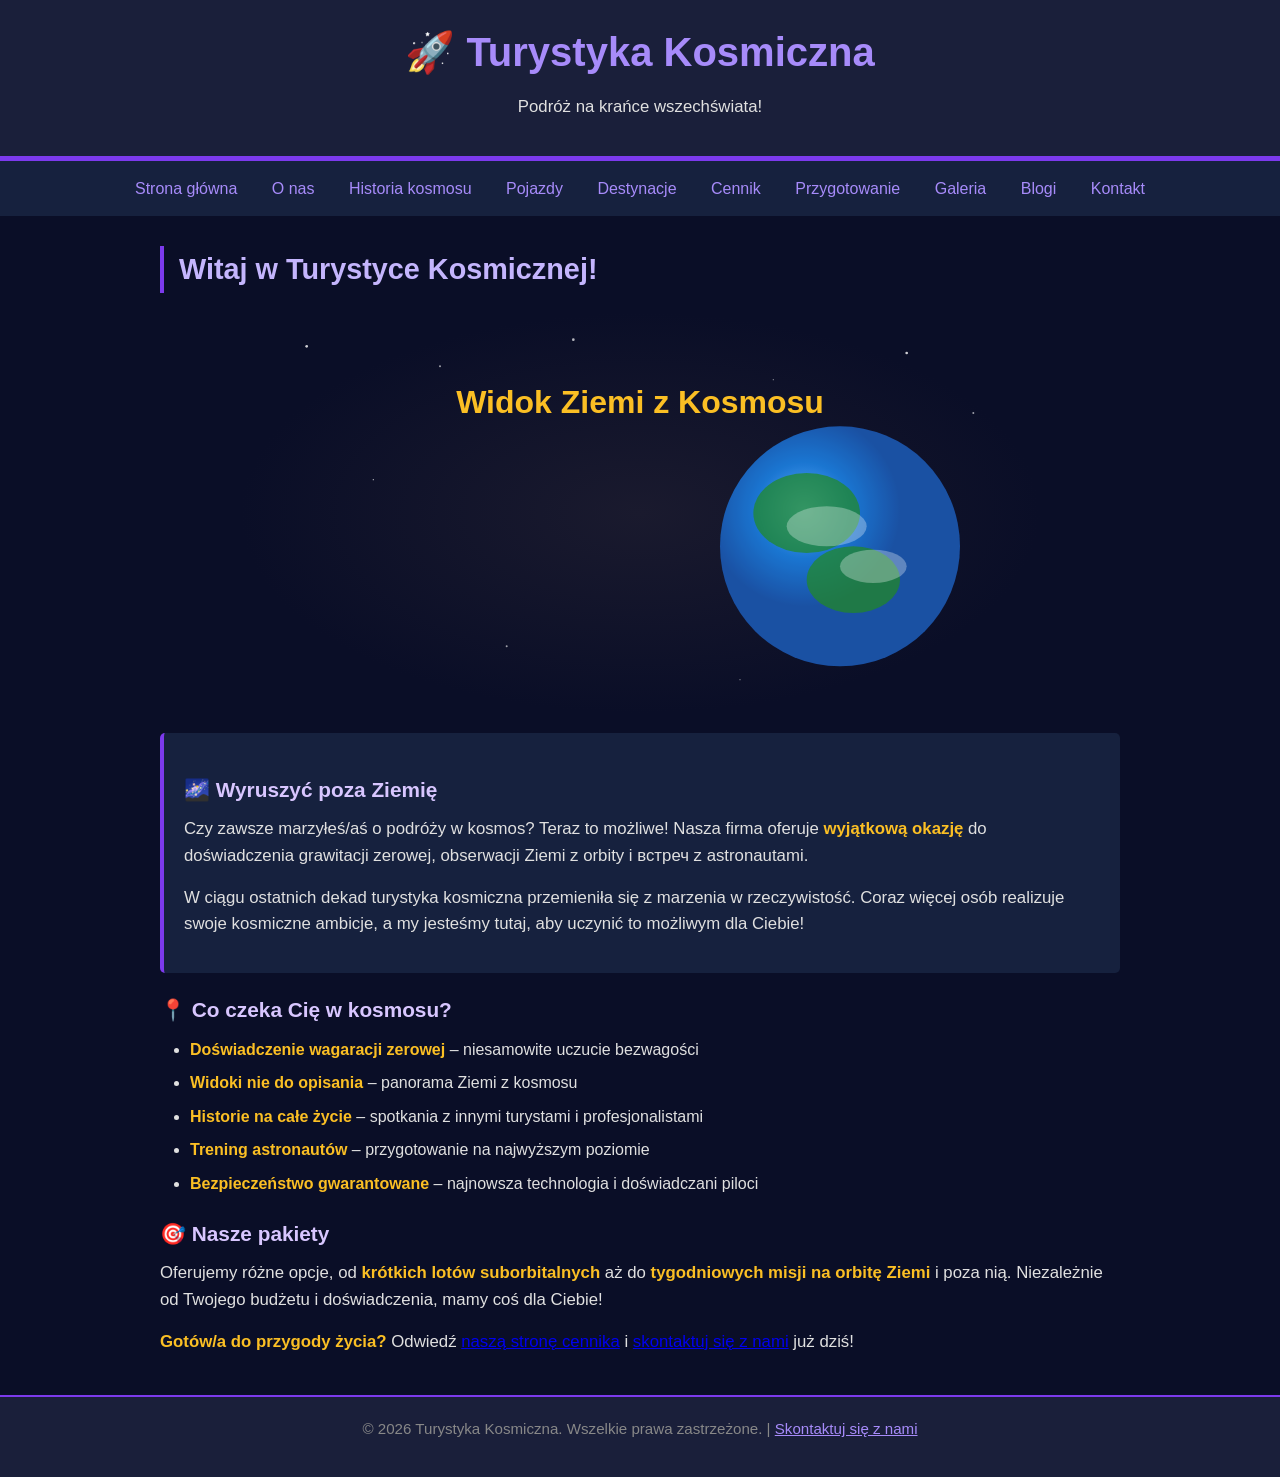
<file: html/projekt html Ostap Murawskyi 1p/turystyka-kosmiczna/index.html>
<!DOCTYPE html>
<html lang="pl">
<head>
    <meta charset="UTF-8">
    <meta name="viewport" content="width=device-width, initial-scale=1.0">
    <title>Turystyka Kosmiczna - Odkryj Kosmos</title>
    <link rel="stylesheet" href="style.css">
</head>
<body>
    <header>
        <h1>🚀 Turystyka Kosmiczna</h1>
        <p>Podróż na krańce wszechświata!</p>
    </header>

    <nav>
        <a href="index.html">Strona główna</a>
        <a href="o-nas.html">O nas</a>
        <a href="historia-kosmosu.html">Historia kosmosu</a>
        <a href="pojazdy.html">Pojazdy</a>
        <a href="destynacje.html">Destynacje</a>
        <a href="cennik.html">Cennik</a>
        <a href="przygotowanie.html">Przygotowanie</a>
        <a href="galeria.html">Galeria</a>
        <a href="blogi.html">Blogi</a>
        <a href="kontakt.html">Kontakt</a>
    </nav>

    <main>
        <h2>Witaj w Turystyce Kosmicznej!</h2>
        <svg viewBox="0 0 1200 600" xmlns="http://www.w3.org/2000/svg" style="width: 100%; height: auto; max-width: 800px; margin: 20px auto; display: block;">
            <defs>
                <radialGradient id="space" cx="50%" cy="50%" r="50%">
                    <stop offset="0%" style="stop-color:#1a1a2e;stop-opacity:1" />
                    <stop offset="100%" style="stop-color:#0a0e27;stop-opacity:1" />
                </radialGradient>
                <radialGradient id="earth" cx="35%" cy="35%" r="40%">
                    <stop offset="0%" style="stop-color:#4da6ff;stop-opacity:1" />
                    <stop offset="50%" style="stop-color:#0066cc;stop-opacity:1" />
                    <stop offset="100%" style="stop-color:#003d99;stop-opacity:1" />
                </radialGradient>
            </defs>
            <rect width="1200" height="600" fill="url(#space)"/>
            <circle cx="100" cy="50" r="2" fill="white" opacity="0.8"/>
            <circle cx="300" cy="80" r="1.5" fill="white" opacity="0.6"/>
            <circle cx="500" cy="40" r="2" fill="white" opacity="0.7"/>
            <circle cx="800" cy="100" r="1" fill="white" opacity="0.5"/>
            <circle cx="1000" cy="60" r="2" fill="white" opacity="0.8"/>
            <circle cx="1100" cy="150" r="1.5" fill="white" opacity="0.6"/>
            <circle cx="200" cy="250" r="1" fill="white" opacity="0.7"/>
            <circle cx="950" cy="300" r="2" fill="white" opacity="0.8"/>
            <circle cx="400" cy="500" r="1.5" fill="white" opacity="0.6"/>
            <circle cx="750" cy="550" r="1" fill="white" opacity="0.5"/>
            <circle cx="900" cy="350" r="180" fill="url(#earth)"/>
            <ellipse cx="900" cy="350" rx="180" ry="180" fill="white" opacity="0.1"/>
            <ellipse cx="850" cy="300" rx="80" ry="60" fill="#228b22" opacity="0.7"/>
            <ellipse cx="920" cy="400" rx="70" ry="50" fill="#228b22" opacity="0.7"/>
            <ellipse cx="880" cy="320" rx="60" ry="30" fill="white" opacity="0.3"/>
            <ellipse cx="950" cy="380" rx="50" ry="25" fill="white" opacity="0.3"/>
            <text x="600" y="150" font-size="48" fill="#fbbf24" text-anchor="middle" font-weight="bold">Widok Ziemi z Kosmosu</text>
        </svg>
        
        <div class="container">
            <h3>🌌 Wyruszyć poza Ziemię</h3>
            <p>Czy zawsze marzyłeś/aś o podróży w kosmos? Teraz to możliwe! Nasza firma oferuje <strong>wyjątkową okazję</strong> do doświadczenia grawitacji zerowej, obserwacji Ziemi z orbity i встреч z astronautami.</p>
            
            <p>W ciągu ostatnich dekad turystyka kosmiczna przemieniła się z marzenia w rzeczywistość. Coraz więcej osób realizuje swoje kosmiczne ambicje, a my jesteśmy tutaj, aby uczynić to możliwym dla Ciebie!</p>
        </div>

        <h3>📍 Co czeka Cię w kosmosu?</h3>
        <ul>
            <li><strong>Doświadczenie wagaracji zerowej</strong> – niesamowite uczucie bezwagości</li>
            <li><strong>Widoki nie do opisania</strong> – panorama Ziemi z kosmosu</li>
            <li><strong>Historie na całe życie</strong> – spotkania z innymi turystami i profesjonalistami</li>
            <li><strong>Trening astronautów</strong> – przygotowanie na najwyższym poziomie</li>
            <li><strong>Bezpieczeństwo gwarantowane</strong> – najnowsza technologia i doświadczani piloci</li>
        </ul>

        <h3>🎯 Nasze pakiety</h3>
        <p>Oferujemy różne opcje, od <strong>krótkich lotów suborbitalnych</strong> aż do <strong>tygodniowych misji na orbitę Ziemi</strong> i poza nią. Niezależnie od Twojego budżetu i doświadczenia, mamy coś dla Ciebie!</p>

        <p><strong>Gotów/a do przygody życia?</strong> Odwiedź <a href="cennik.html">naszą stronę cennika</a> i <a href="kontakt.html">skontaktuj się z nami</a> już dziś!</p>
    </main>

    <footer>
        <p>&copy; 2026 Turystyka Kosmiczna. Wszelkie prawa zastrzeżone. | <a href="kontakt.html" style="color: #a78bfa;">Skontaktuj się z nami</a></p>
    </footer>
</body>
</html>
</file>
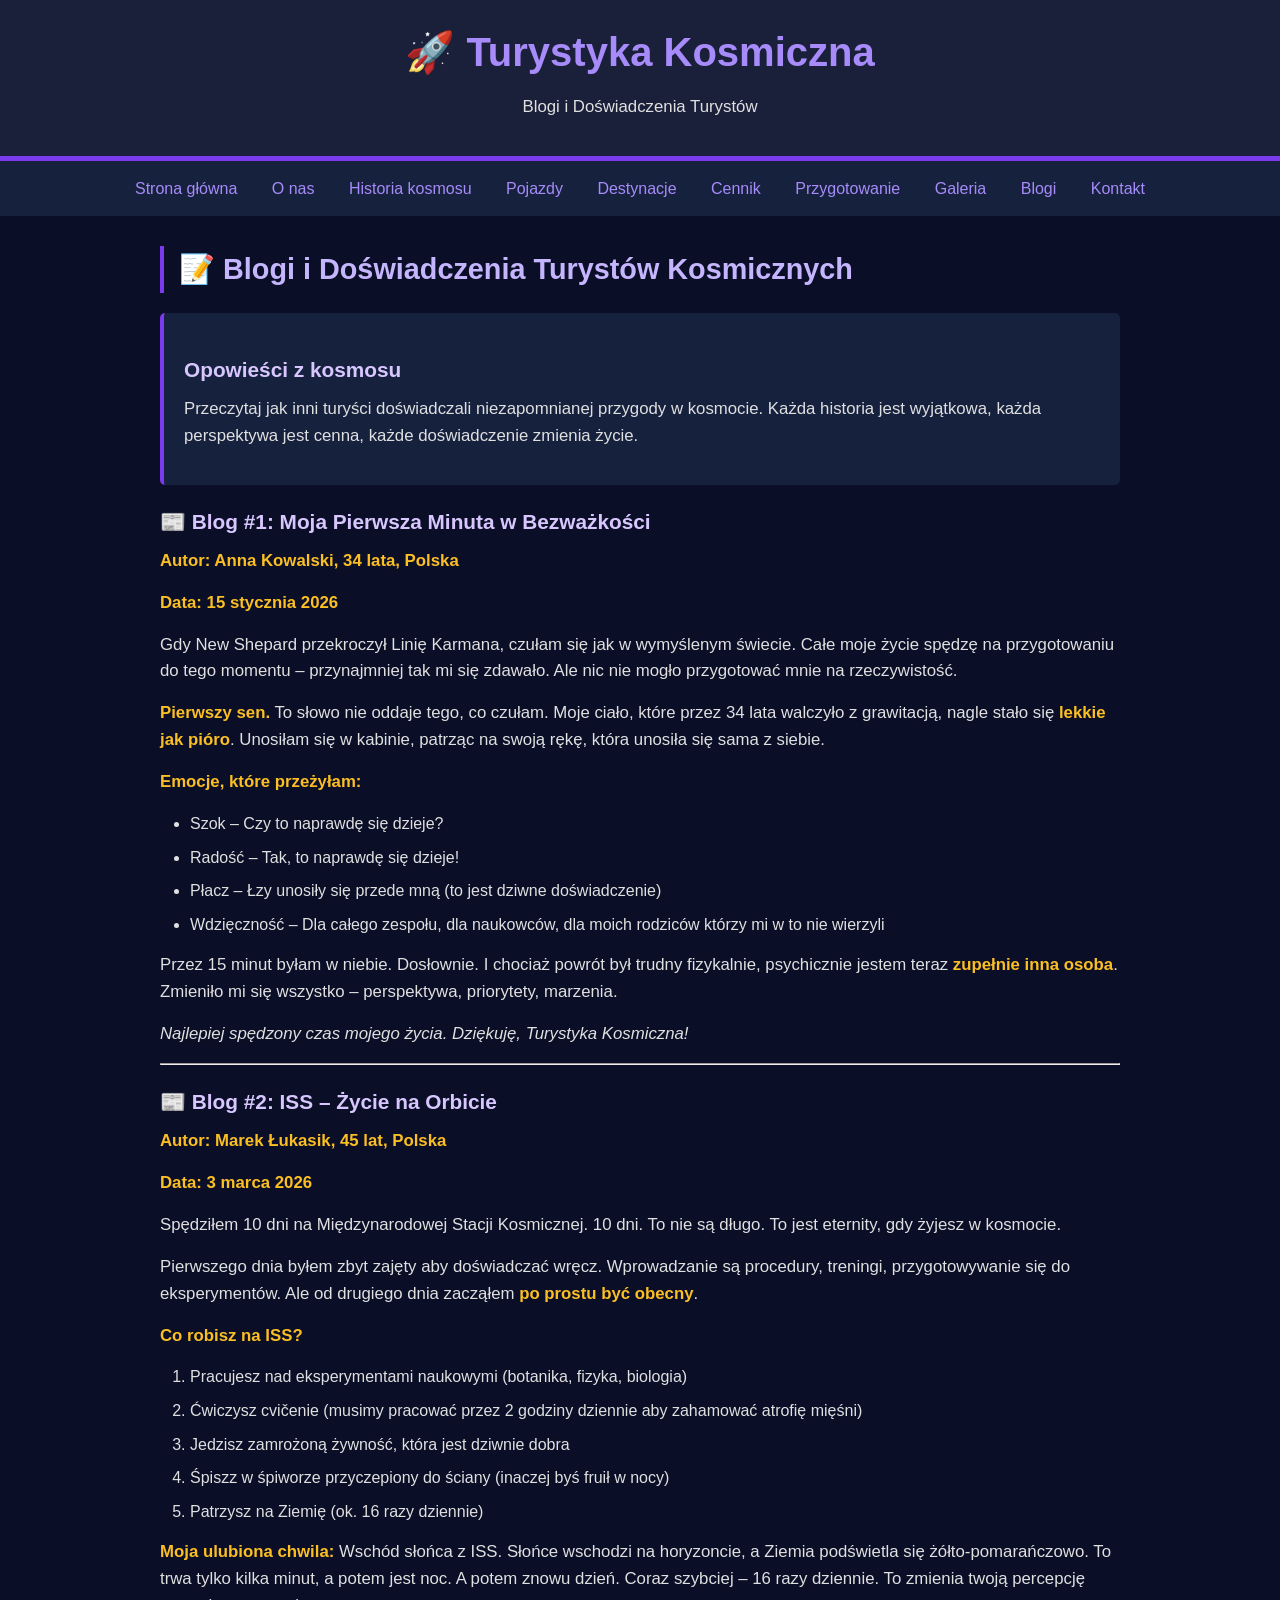
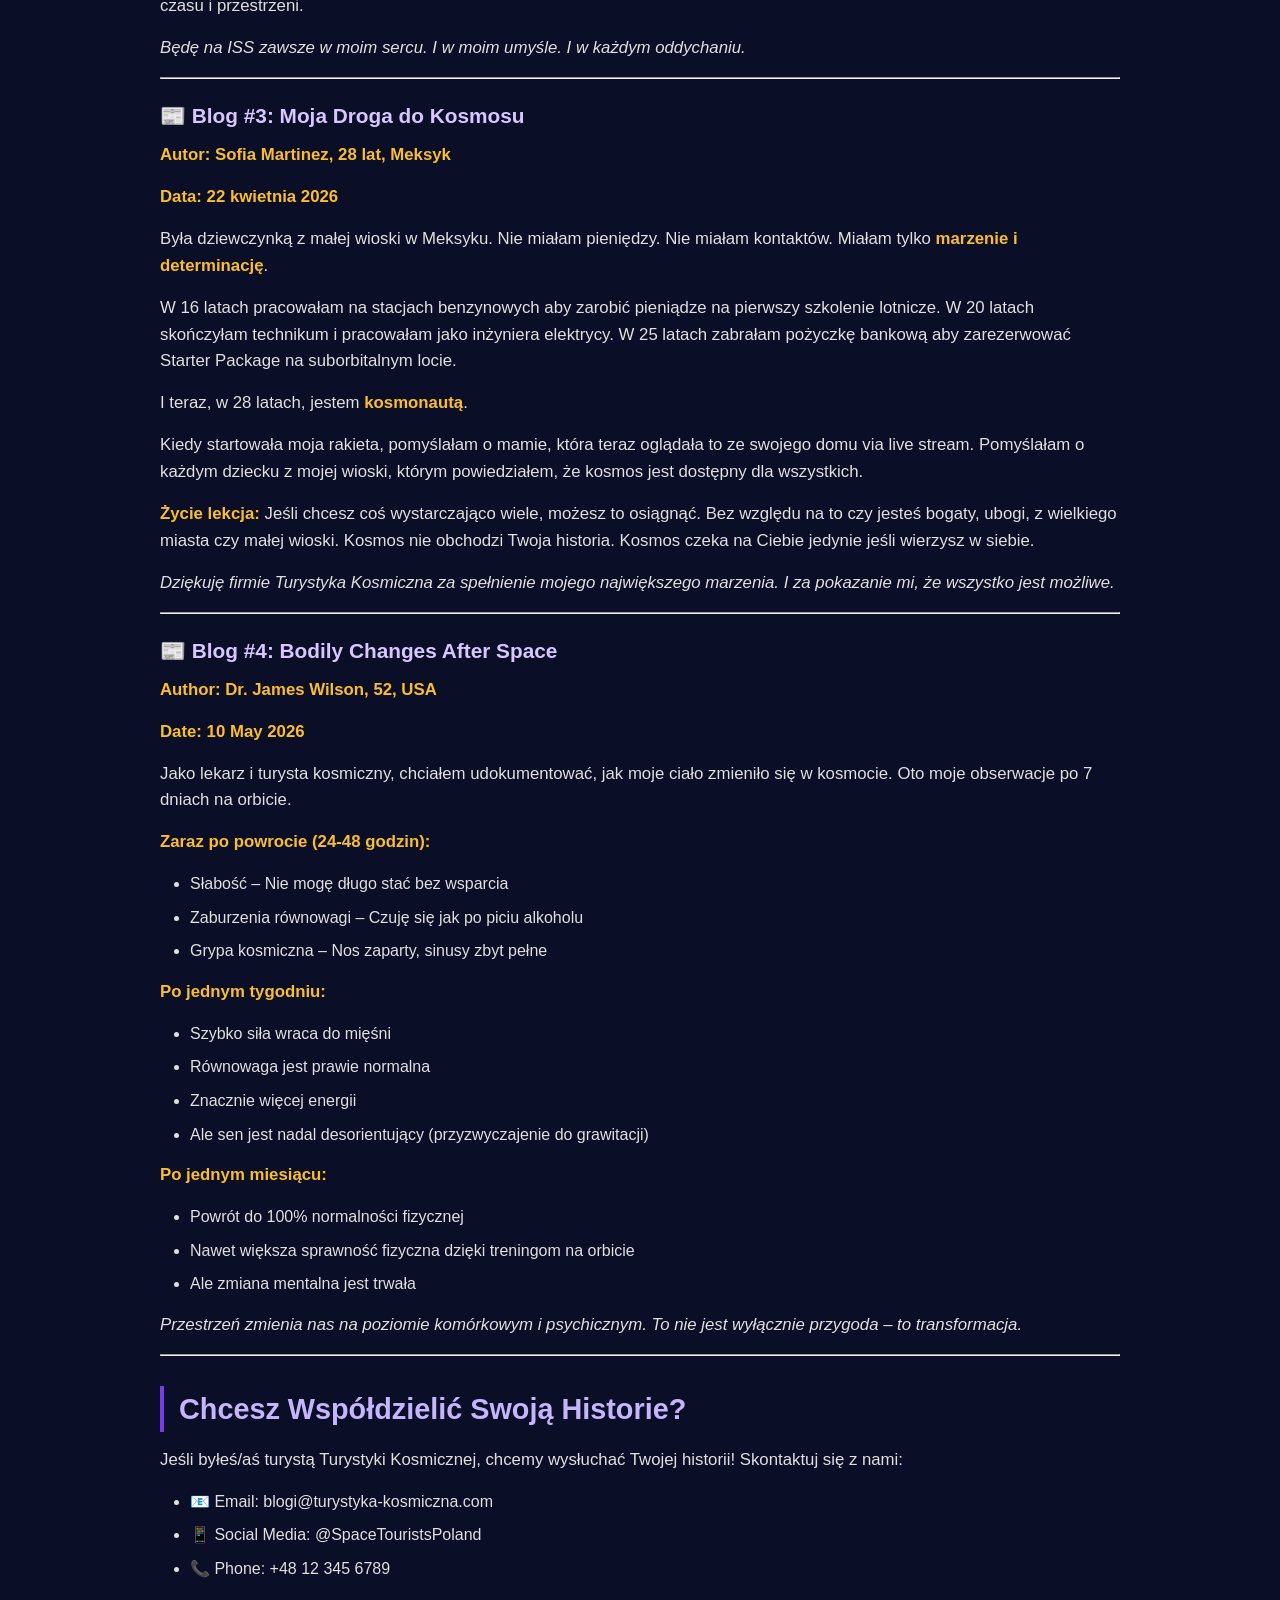
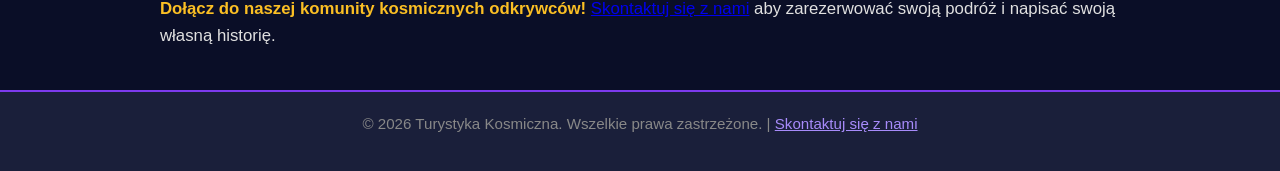
<file: html/projekt html Ostap Murawskyi 1p/turystyka-kosmiczna/blogi.html>
<!DOCTYPE html>
<html lang="pl">
<head>
    <meta charset="UTF-8">
    <meta name="viewport" content="width=device-width, initial-scale=1.0">
    <title>Blogi Turystów - Turystyka Kosmiczna</title>
    <link rel="stylesheet" href="style.css">
</head>
<body>
    <header>
        <h1>🚀 Turystyka Kosmiczna</h1>
        <p>Blogi i Doświadczenia Turystów</p>
    </header>

    <nav>
        <a href="index.html">Strona główna</a>
        <a href="o-nas.html">O nas</a>
        <a href="historia-kosmosu.html">Historia kosmosu</a>
        <a href="pojazdy.html">Pojazdy</a>
        <a href="destynacje.html">Destynacje</a>
        <a href="cennik.html">Cennik</a>
        <a href="przygotowanie.html">Przygotowanie</a>
        <a href="galeria.html">Galeria</a>
        <a href="blogi.html">Blogi</a>
        <a href="kontakt.html">Kontakt</a>
    </nav>

    <main>
        <h2>📝 Blogi i Doświadczenia Turystów Kosmicznych</h2>

        <div class="container">
            <h3>Opowieści z kosmosu</h3>
            <p>Przeczytaj jak inni turyści doświadczali niezapomnianej przygody w kosmocie. Każda historia jest wyjątkowa, każda perspektywa jest cenna, każde doświadczenie zmienia życie.</p>
        </div>

        <h3>📰 Blog #1: Moja Pierwsza Minuta w Bezważkości</h3>
        <p><strong>Autor: Anna Kowalski, 34 lata, Polska</strong></p>
        <p><strong>Data: 15 stycznia 2026</strong></p>

        <p>Gdy New Shepard przekroczył Linię Karmana, czułam się jak w wymyślenym świecie. Całe moje życie spędzę na przygotowaniu do tego momentu – przynajmniej tak mi się zdawało. Ale nic nie mogło przygotować mnie na rzeczywistość.</p>

        <p><strong>Pierwszy sen.</strong> To słowo nie oddaje tego, co czułam. Moje ciało, które przez 34 lata walczyło z grawitacją, nagle stało się <strong>lekkie jak pióro</strong>. Unosiłam się w kabinie, patrząc na swoją rękę, która unosiła się sama z siebie.</p>

        <p><strong>Emocje, które przeżyłam:</strong></p>
        <ul>
            <li>Szok – Czy to naprawdę się dzieje?</li>
            <li>Radość – Tak, to naprawdę się dzieje!</li>
            <li>Płacz – Łzy unosiły się przede mną (to jest dziwne doświadczenie)</li>
            <li>Wdzięczność – Dla całego zespołu, dla naukowców, dla moich rodziców którzy mi w to nie wierzyli</li>
        </ul>

        <p>Przez 15 minut byłam w niebie. Dosłownie. I chociaż powrót był trudny fizykalnie, psychicznie jestem teraz <strong>zupełnie inna osoba</strong>. Zmieniło mi się wszystko – perspektywa, priorytety, marzenia.</p>

        <p><em>Najlepiej spędzony czas mojego życia. Dziękuję, Turystyka Kosmiczna!</em></p>

        <hr>

        <h3>📰 Blog #2: ISS – Życie na Orbicie</h3>
        <p><strong>Autor: Marek Łukasik, 45 lat, Polska</strong></p>
        <p><strong>Data: 3 marca 2026</strong></p>

        <p>Spędziłem 10 dni na Międzynarodowej Stacji Kosmicznej. 10 dni. To nie są długo. To jest eternity, gdy żyjesz w kosmocie.</p>

        <p>Pierwszego dnia byłem zbyt zajęty aby doświadczać wręcz. Wprowadzanie są procedury, treningi, przygotowywanie się do eksperymentów. Ale od drugiego dnia zacząłem <strong>po prostu być obecny</strong>.</p>

        <p><strong>Co robisz na ISS?</strong></p>
        <ol>
            <li>Pracujesz nad eksperymentami naukowymi (botanika, fizyka, biologia)</li>
            <li>Ćwiczysz cvičenie (musimy pracować przez 2 godziny dziennie aby zahamować atrofię mięśni)</li>
            <li>Jedzisz zamrożoną żywność, która jest dziwnie dobra</li>
            <li>Śpiszz w śpiworze przyczepiony do ściany (inaczej byś fruił w nocy)</li>
            <li>Patrzysz na Ziemię (ok. 16 razy dziennie)</li>
        </ol>

        <p><strong>Moja ulubiona chwila:</strong> Wschód słońca z ISS. Słońce wschodzi na horyzoncie, a Ziemia podświetla się żółto-pomarańczowo. To trwa tylko kilka minut, a potem jest noc. A potem znowu dzień. Coraz szybciej – 16 razy dziennie. To zmienia twoją percepcję czasu i przestrzeni.</p>

        <p><em>Będę na ISS zawsze w moim sercu. I w moim umyśle. I w każdym oddychaniu.</em></p>

        <hr>

        <h3>📰 Blog #3: Moja Droga do Kosmosu</h3>
        <p><strong>Autor: Sofia Martinez, 28 lat, Meksyk</strong></p>
        <p><strong>Data: 22 kwietnia 2026</strong></p>

        <p>Była dziewczynką z małej wioski w Meksyku. Nie miałam pieniędzy. Nie miałam kontaktów. Miałam tylko <strong>marzenie i determinację</strong>.</p>

        <p>W 16 latach pracowałam na stacjach benzynowych aby zarobić pieniądze na pierwszy szkolenie lotnicze. W 20 latach skończyłam technikum i pracowałam jako inżyniera elektrycy. W 25 latach zabrałam pożyczkę bankową aby zarezerwować Starter Package na suborbitalnym locie.</p>

        <p>I teraz, w 28 latach, jestem <strong>kosmonautą</strong>. </p>

        <p>Kiedy startowała moja rakieta, pomyślałam o mamie, która teraz oglądała to ze swojego domu via live stream. Pomyślałam o każdym dziecku z mojej wioski, którym powiedziałem, że kosmos jest dostępny dla wszystkich.</p>

        <p><strong>Życie lekcja:</strong> Jeśli chcesz coś wystarczająco wiele, możesz to osiągnąć. Bez względu na to czy jesteś bogaty, ubogi, z wielkiego miasta czy małej wioski. Kosmos nie obchodzi Twoja historia. Kosmos czeka na Ciebie jedynie jeśli wierzysz w siebie.</p>

        <p><em>Dziękuję firmie Turystyka Kosmiczna za spełnienie mojego największego marzenia. I za pokazanie mi, że wszystko jest możliwe.</em></p>

        <hr>

        <h3>📰 Blog #4: Bodily Changes After Space</h3>
        <p><strong>Author: Dr. James Wilson, 52, USA</strong></p>
        <p><strong>Date: 10 May 2026</strong></p>

        <p>Jako lekarz i turysta kosmiczny, chciałem udokumentować, jak moje ciało zmieniło się w kosmocie. Oto moje obserwacje po 7 dniach na orbicie.</p>

        <p><strong>Zaraz po powrocie (24-48 godzin):</strong></p>
        <ul>
            <li>Słabość – Nie mogę długo stać bez wsparcia</li>
            <li>Zaburzenia równowagi – Czuję się jak po piciu alkoholu</li>
            <li>Grypa kosmiczna – Nos zaparty, sinusy zbyt pełne</li>
        </ul>

        <p><strong>Po jednym tygodniu:</strong></p>
        <ul>
            <li>Szybko siła wraca do mięśni</li>
            <li>Równowaga jest prawie normalna</li>
            <li>Znacznie więcej energii</li>
            <li>Ale sen jest nadal desorientujący (przyzwyczajenie do grawitacji)</li>
        </ul>

        <p><strong>Po jednym miesiącu:</strong></p>
        <ul>
            <li>Powrót do 100% normalności fizycznej</li>
            <li>Nawet większa sprawność fizyczna dzięki treningom na orbicie</li>
            <li>Ale zmiana mentalna jest trwała</li>
        </ul>

        <p><em>Przestrzeń zmienia nas na poziomie komórkowym i psychicznym. To nie jest wyłącznie przygoda – to transformacja.</em></p>

        <hr>

        <h2>Chcesz Współdzielić Swoją Historie?</h2>

        <p>Jeśli byłeś/aś turystą Turystyki Kosmicznej, chcemy wysłuchać Twojej historii! Skontaktuj się z nami:</p>
        <ul>
            <li>📧 Email: blogi@turystyka-kosmiczna.com</li>
            <li>📱 Social Media: @SpaceTouristsPoland</li>
            <li>📞 Phone: +48 12 345 6789</li>
        </ul>

        <p><strong>Dołącz do naszej komunity kosmicznych odkrywców!</strong> <a href="kontakt.html">Skontaktuj się z nami</a> aby zarezerwować swoją podróż i napisać swoją własną historię.</p>
    </main>

    <footer>
        <p>&copy; 2026 Turystyka Kosmiczna. Wszelkie prawa zastrzeżone. | <a href="kontakt.html" style="color: #a78bfa;">Skontaktuj się z nami</a></p>
    </footer>
</body>
</html>
</file>
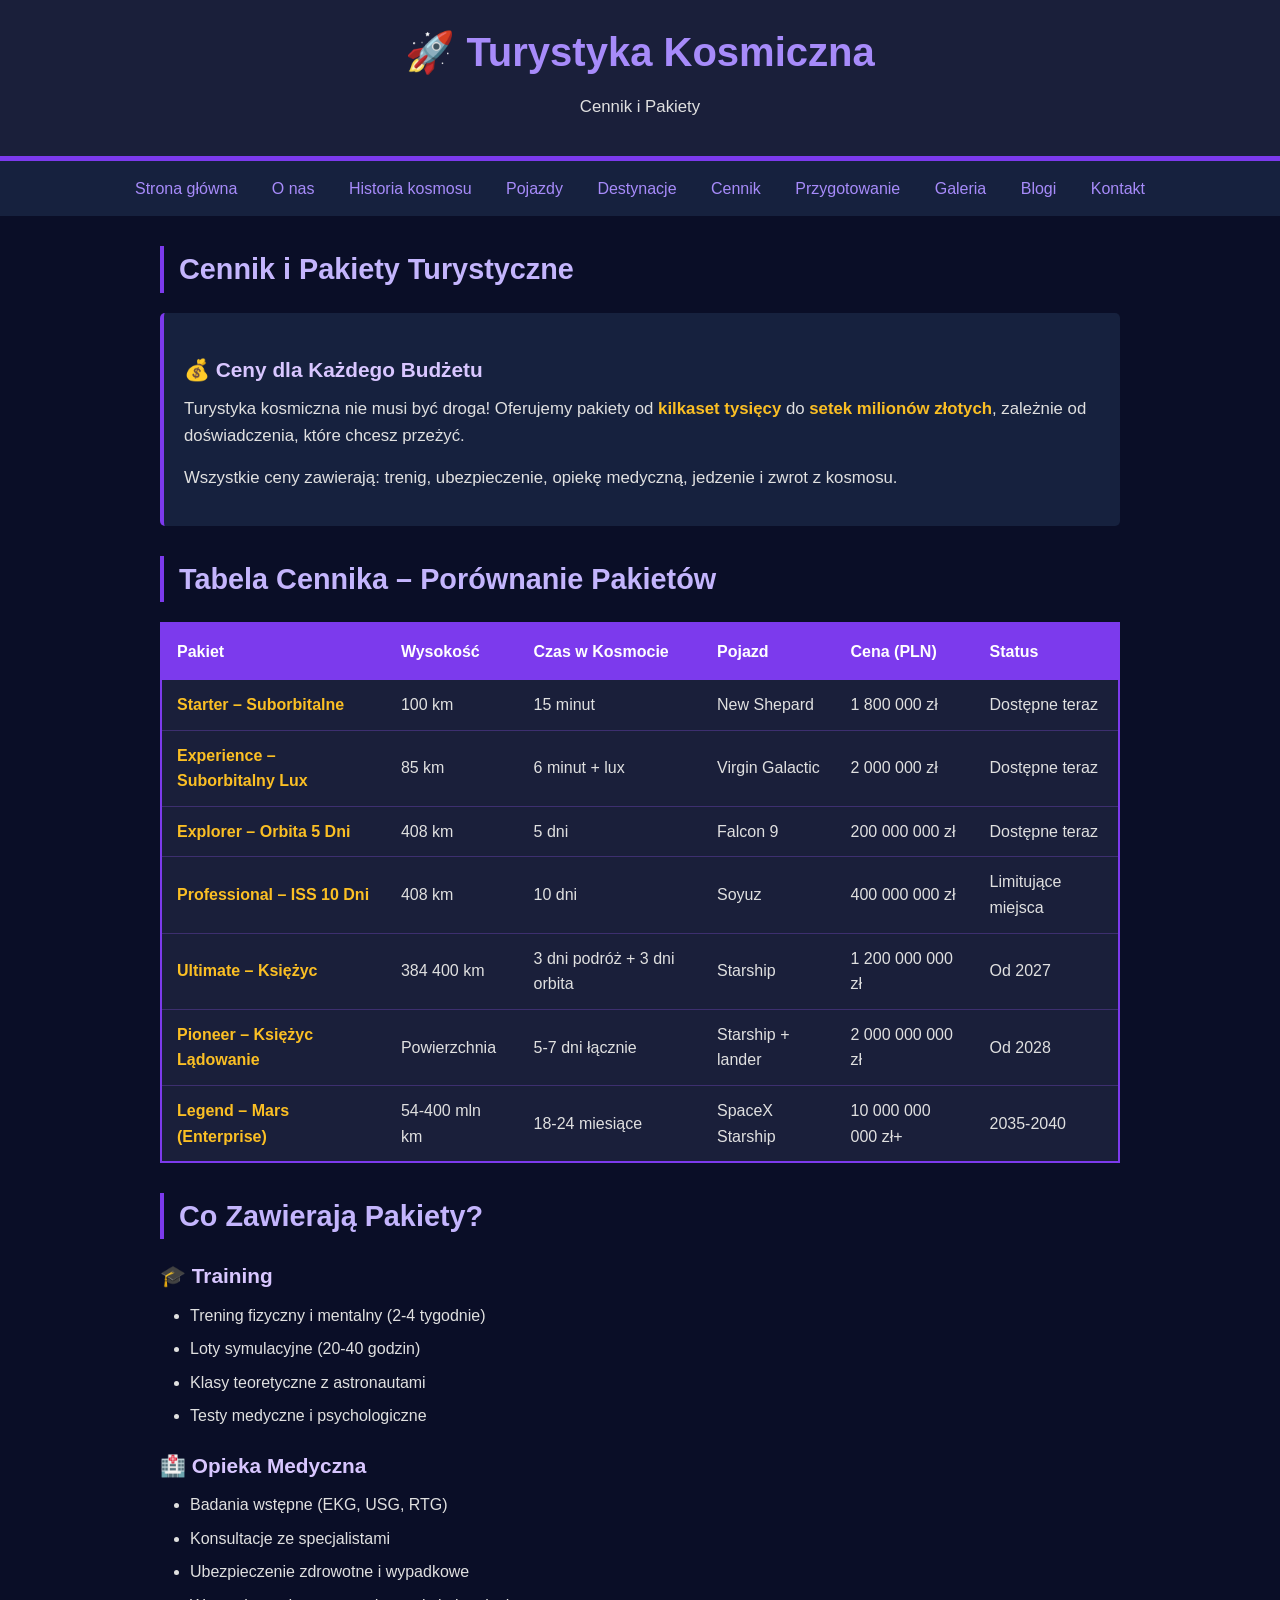
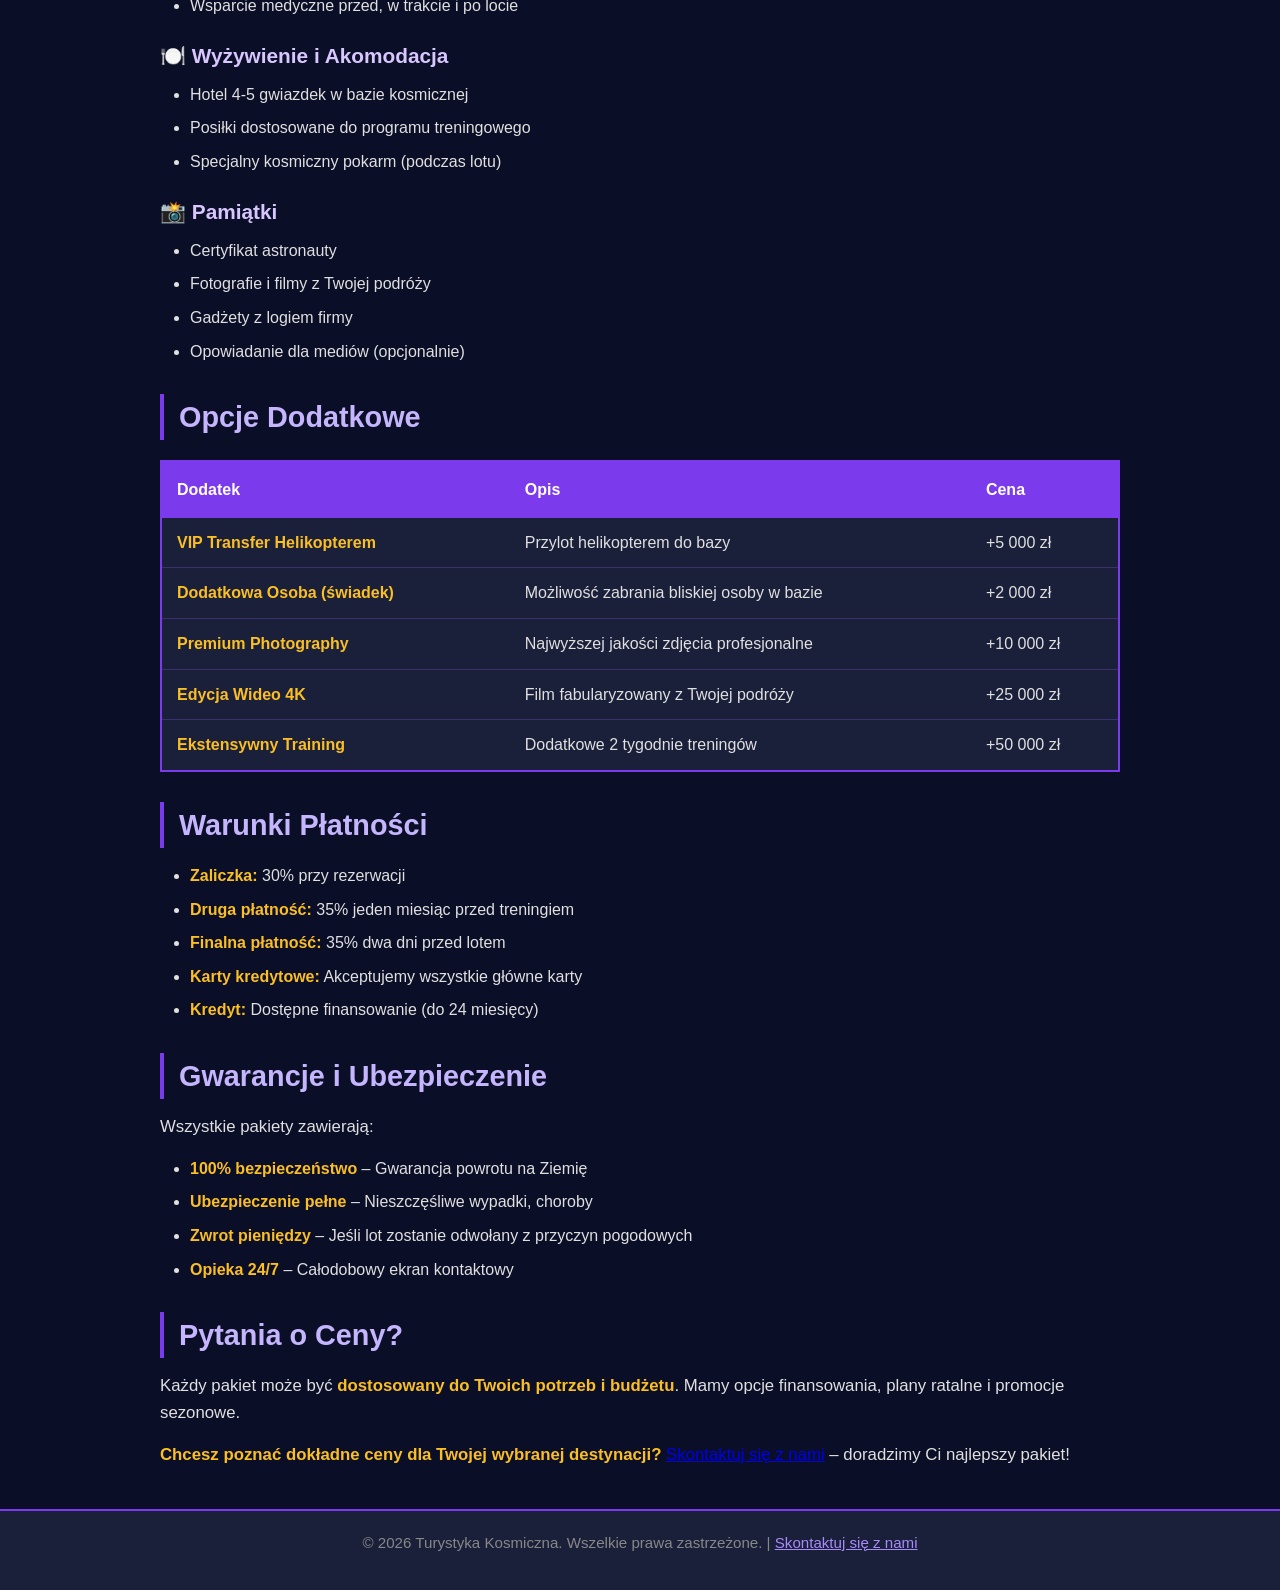
<file: html/projekt html Ostap Murawskyi 1p/turystyka-kosmiczna/cennik.html>
<!DOCTYPE html>
<html lang="pl">
<head>
    <meta charset="UTF-8">
    <meta name="viewport" content="width=device-width, initial-scale=1.0">
    <title>Cennik - Turystyka Kosmiczna</title>
    <link rel="stylesheet" href="style.css">
</head>
<body>
    <header>
        <h1>🚀 Turystyka Kosmiczna</h1>
        <p>Cennik i Pakiety</p>
    </header>

    <nav>
        <a href="index.html">Strona główna</a>
        <a href="o-nas.html">O nas</a>
        <a href="historia-kosmosu.html">Historia kosmosu</a>
        <a href="pojazdy.html">Pojazdy</a>
        <a href="destynacje.html">Destynacje</a>
        <a href="cennik.html">Cennik</a>
        <a href="przygotowanie.html">Przygotowanie</a>
        <a href="galeria.html">Galeria</a>
        <a href="blogi.html">Blogi</a>
        <a href="kontakt.html">Kontakt</a>
    </nav>

    <main>
        <h2>Cennik i Pakiety Turystyczne</h2>

        <div class="container">
            <h3>💰 Ceny dla Każdego Budżetu</h3>
            <p>Turystyka kosmiczna nie musi być droga! Oferujemy pakiety od <strong>kilkaset tysięcy</strong> do <strong>setek milionów złotych</strong>, zależnie od doświadczenia, które chcesz przeżyć.</p>
            <p>Wszystkie ceny zawierają: trenig, ubezpieczenie, opiekę medyczną, jedzenie i zwrot z kosmosu.</p>
        </div>

        <h2>Tabela Cennika – Porównanie Pakietów</h2>
        
        <table>
            <thead>
                <tr>
                    <th>Pakiet</th>
                    <th>Wysokość</th>
                    <th>Czas w Kosmocie</th>
                    <th>Pojazd</th>
                    <th>Cena (PLN)</th>
                    <th>Status</th>
                </tr>
            </thead>
            <tbody>
                <tr>
                    <td><strong>Starter – Suborbitalne</strong></td>
                    <td>100 km</td>
                    <td>15 minut</td>
                    <td>New Shepard</td>
                    <td>1 800 000 zł</td>
                    <td>Dostępne teraz</td>
                </tr>
                <tr>
                    <td><strong>Experience – Suborbitalny Lux</strong></td>
                    <td>85 km</td>
                    <td>6 minut + lux</td>
                    <td>Virgin Galactic</td>
                    <td>2 000 000 zł</td>
                    <td>Dostępne teraz</td>
                </tr>
                <tr>
                    <td><strong>Explorer – Orbita 5 Dni</strong></td>
                    <td>408 km</td>
                    <td>5 dni</td>
                    <td>Falcon 9</td>
                    <td>200 000 000 zł</td>
                    <td>Dostępne teraz</td>
                </tr>
                <tr>
                    <td><strong>Professional – ISS 10 Dni</strong></td>
                    <td>408 km</td>
                    <td>10 dni</td>
                    <td>Soyuz</td>
                    <td>400 000 000 zł</td>
                    <td>Limitujące miejsca</td>
                </tr>
                <tr>
                    <td><strong>Ultimate – Księżyc</strong></td>
                    <td>384 400 km</td>
                    <td>3 dni podróż + 3 dni orbita</td>
                    <td>Starship</td>
                    <td>1 200 000 000 zł</td>
                    <td>Od 2027</td>
                </tr>
                <tr>
                    <td><strong>Pioneer – Księżyc Lądowanie</strong></td>
                    <td>Powierzchnia</td>
                    <td>5-7 dni łącznie</td>
                    <td>Starship + lander</td>
                    <td>2 000 000 000 zł</td>
                    <td>Od 2028</td>
                </tr>
                <tr>
                    <td><strong>Legend – Mars (Enterprise)</strong></td>
                    <td>54-400 mln km</td>
                    <td>18-24 miesiące</td>
                    <td>SpaceX Starship</td>
                    <td>10 000 000 000 zł+</td>
                    <td>2035-2040</td>
                </tr>
            </tbody>
        </table>

        <h2>Co Zawierają Pakiety?</h2>

        <h3>🎓 Training</h3>
        <ul>
            <li>Trening fizyczny i mentalny (2-4 tygodnie)</li>
            <li>Loty symulacyjne (20-40 godzin)</li>
            <li>Klasy teoretyczne z astronautami</li>
            <li>Testy medyczne i psychologiczne</li>
        </ul>

        <h3>🏥 Opieka Medyczna</h3>
        <ul>
            <li>Badania wstępne (EKG, USG, RTG)</li>
            <li>Konsultacje ze specjalistami</li>
            <li>Ubezpieczenie zdrowotne i wypadkowe</li>
            <li>Wsparcie medyczne przed, w trakcie i po locie</li>
        </ul>

        <h3>🍽️ Wyżywienie i Akomodacja</h3>
        <ul>
            <li>Hotel 4-5 gwiazdek w bazie kosmicznej</li>
            <li>Posiłki dostosowane do programu treningowego</li>
            <li>Specjalny kosmiczny pokarm (podczas lotu)</li>
        </ul>

        <h3>📸 Pamiątki</h3>
        <ul>
            <li>Certyfikat astronauty</li>
            <li>Fotografie i filmy z Twojej podróży</li>
            <li>Gadżety z logiem firmy</li>
            <li>Opowiadanie dla mediów (opcjonalnie)</li>
        </ul>

        <h2>Opcje Dodatkowe</h2>
        <table>
            <thead>
                <tr>
                    <th>Dodatek</th>
                    <th>Opis</th>
                    <th>Cena</th>
                </tr>
            </thead>
            <tbody>
                <tr>
                    <td><strong>VIP Transfer Helikopterem</strong></td>
                    <td>Przylot helikopterem do bazy</td>
                    <td>+5 000 zł</td>
                </tr>
                <tr>
                    <td><strong>Dodatkowa Osoba (świadek)</strong></td>
                    <td>Możliwość zabrania bliskiej osoby w bazie</td>
                    <td>+2 000 zł</td>
                </tr>
                <tr>
                    <td><strong>Premium Photography</strong></td>
                    <td>Najwyższej jakości zdjęcia profesjonalne</td>
                    <td>+10 000 zł</td>
                </tr>
                <tr>
                    <td><strong>Edycja Wideo 4K</strong></td>
                    <td>Film fabularyzowany z Twojej podróży</td>
                    <td>+25 000 zł</td>
                </tr>
                <tr>
                    <td><strong>Ekstensywny Training</strong></td>
                    <td>Dodatkowe 2 tygodnie treningów</td>
                    <td>+50 000 zł</td>
                </tr>
            </tbody>
        </table>

        <h2>Warunki Płatności</h2>
        <ul>
            <li><strong>Zaliczka:</strong> 30% przy rezerwacji</li>
            <li><strong>Druga płatność:</strong> 35% jeden miesiąc przed treningiem</li>
            <li><strong>Finalna płatność:</strong> 35% dwa dni przed lotem</li>
            <li><strong>Karty kredytowe:</strong> Akceptujemy wszystkie główne karty</li>
            <li><strong>Kredyt:</strong> Dostępne finansowanie (do 24 miesięcy)</li>
        </ul>

        <h2>Gwarancje i Ubezpieczenie</h2>
        <p>Wszystkie pakiety zawierają:</p>
        <ul>
            <li><strong>100% bezpieczeństwo</strong> – Gwarancja powrotu na Ziemię</li>
            <li><strong>Ubezpieczenie pełne</strong> – Nieszczęśliwe wypadki, choroby</li>
            <li><strong>Zwrot pieniędzy</strong> – Jeśli lot zostanie odwołany z przyczyn pogodowych</li>
            <li><strong>Opieka 24/7</strong> – Całodobowy ekran kontaktowy</li>
        </ul>

        <h2>Pytania o Ceny?</h2>
        <p>Każdy pakiet może być <strong>dostosowany do Twoich potrzeb i budżetu</strong>. Mamy opcje finansowania, plany ratalne i promocje sezonowe.</p>

        <p><strong>Chcesz poznać dokładne ceny dla Twojej wybranej destynacji?</strong> <a href="kontakt.html">Skontaktuj się z nami</a> – doradzimy Ci najlepszy pakiet!</p>
    </main>

    <footer>
        <p>&copy; 2026 Turystyka Kosmiczna. Wszelkie prawa zastrzeżone. | <a href="kontakt.html" style="color: #a78bfa;">Skontaktuj się z nami</a></p>
    </footer>
</body>
</html>
</file>
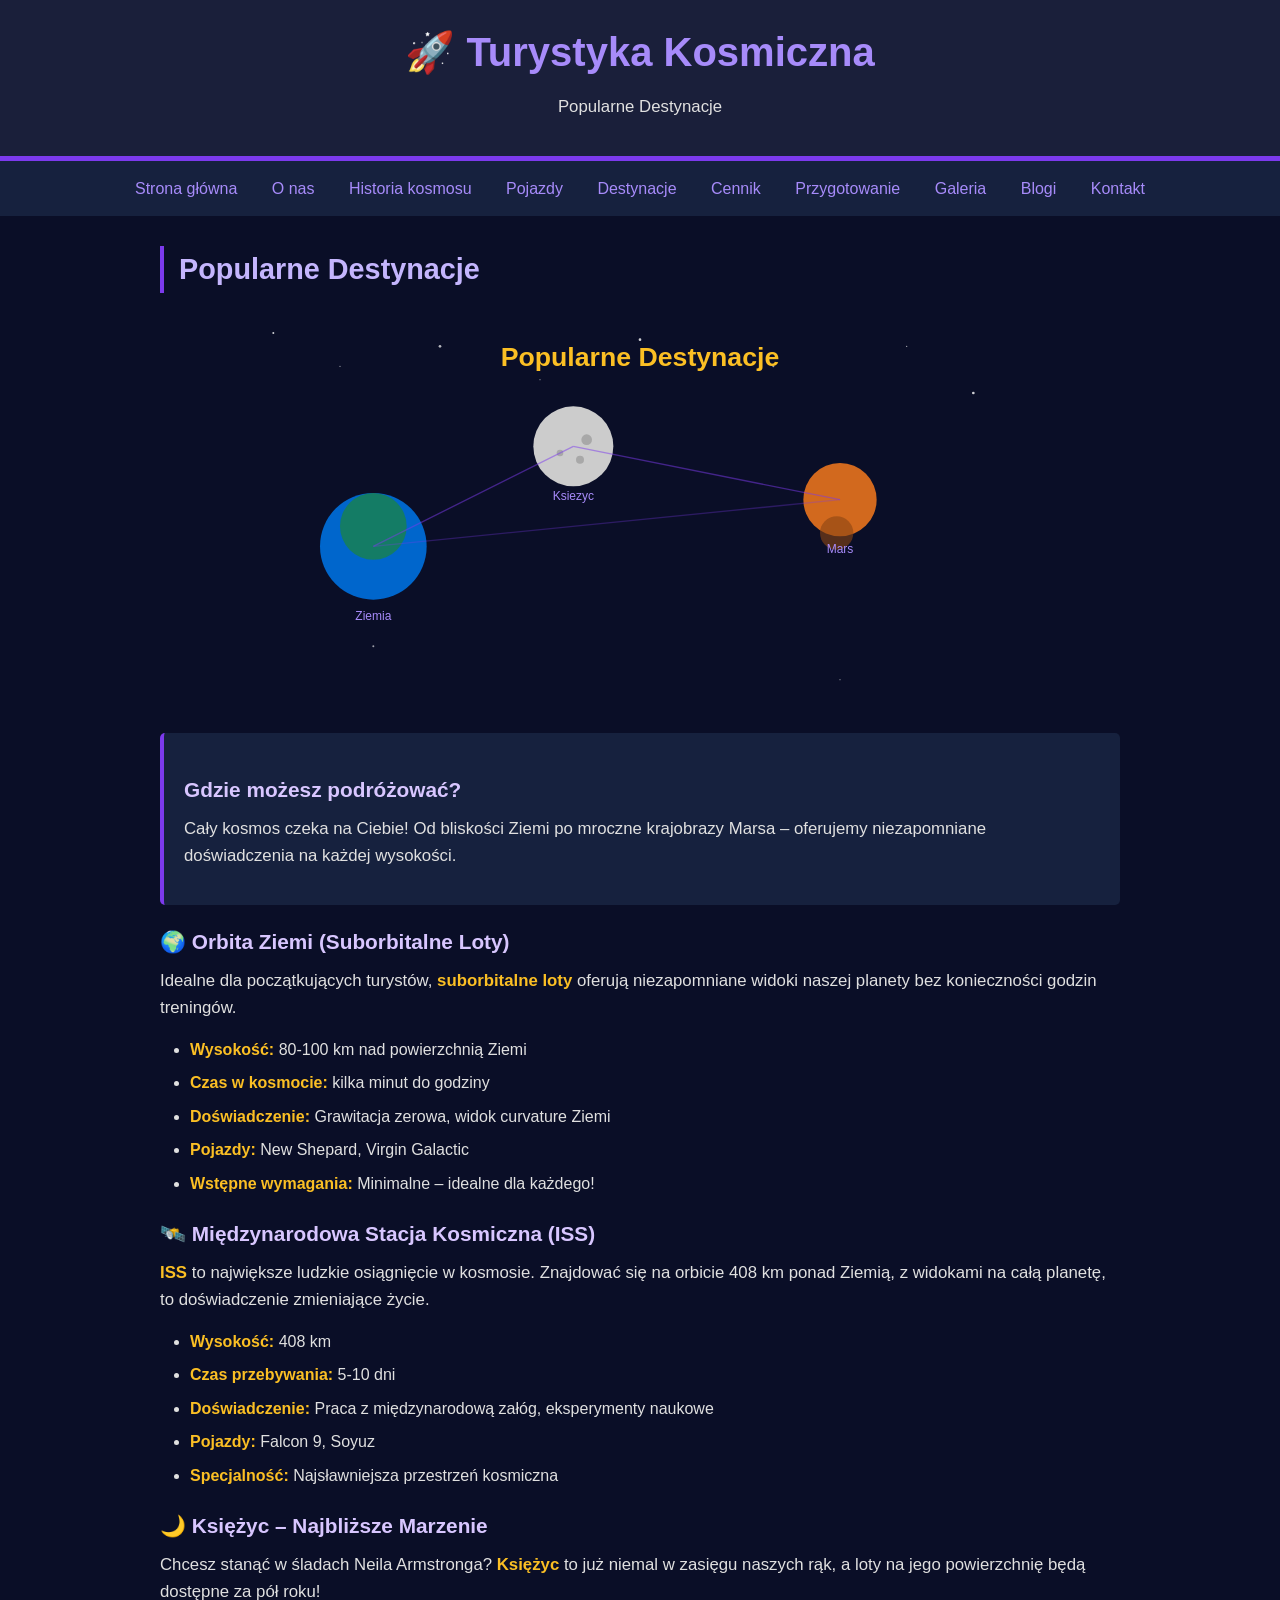
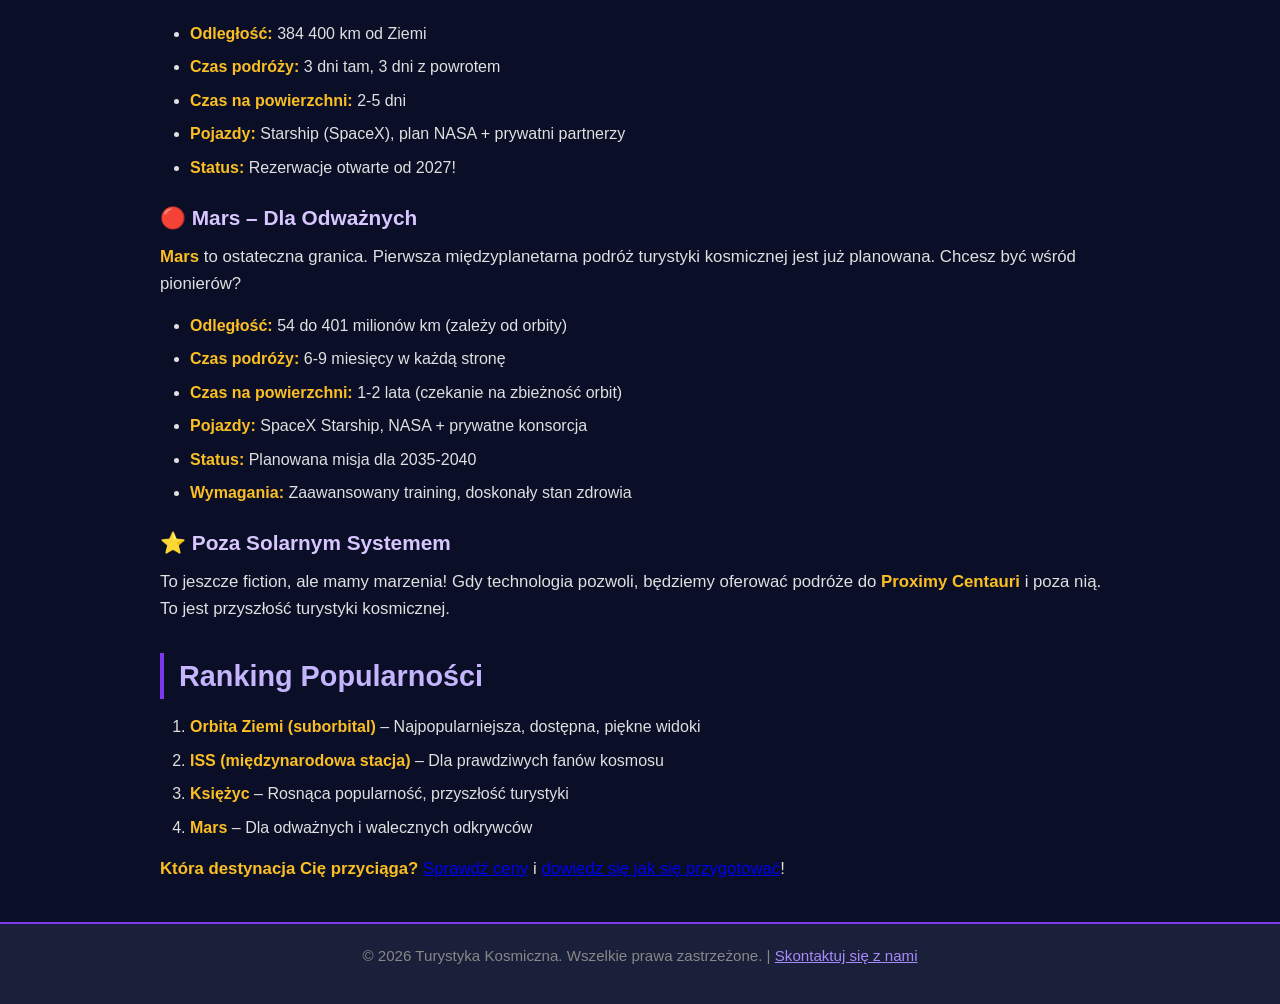
<file: html/projekt html Ostap Murawskyi 1p/turystyka-kosmiczna/destynacje.html>
<!DOCTYPE html>
<html lang="pl">
<head>
    <meta charset="UTF-8">
    <meta name="viewport" content="width=device-width, initial-scale=1.0">
    <title>Destynacje - Turystyka Kosmiczna</title>
    <link rel="stylesheet" href="style.css">
</head>
<body>
    <header>
        <h1>🚀 Turystyka Kosmiczna</h1>
        <p>Popularne Destynacje</p>
    </header>

    <nav>
        <a href="index.html">Strona główna</a>
        <a href="o-nas.html">O nas</a>
        <a href="historia-kosmosu.html">Historia kosmosu</a>
        <a href="pojazdy.html">Pojazdy</a>
        <a href="destynacje.html">Destynacje</a>
        <a href="cennik.html">Cennik</a>
        <a href="przygotowanie.html">Przygotowanie</a>
        <a href="galeria.html">Galeria</a>
        <a href="blogi.html">Blogi</a>
        <a href="kontakt.html">Kontakt</a>
    </nav>

    <main>
        <h2>Popularne Destynacje</h2>
        <svg viewBox="0 0 1200 600" xmlns="http://www.w3.org/2000/svg" style="width: 100%; height: auto; max-width: 800px; margin: 20px auto; display: block;">
            <rect width="1200" height="600" fill="#0a0e27"/>
            <circle cx="50" cy="30" r="1.5" fill="white" opacity="0.8"/>
            <circle cx="150" cy="80" r="1" fill="white" opacity="0.6"/>
            <circle cx="300" cy="50" r="2" fill="white" opacity="0.7"/>
            <circle cx="450" cy="100" r="1" fill="white" opacity="0.5"/>
            <circle cx="600" cy="40" r="2" fill="white" opacity="0.8"/>
            <circle cx="800" cy="80" r="1.5" fill="white" opacity="0.6"/>
            <circle cx="1000" cy="50" r="1" fill="white" opacity="0.7"/>
            <circle cx="1100" cy="120" r="2" fill="white" opacity="0.8"/>
            <circle cx="200" cy="500" r="1.5" fill="white" opacity="0.6"/>
            <circle cx="900" cy="550" r="1" fill="white" opacity="0.5"/>
            <circle cx="200" cy="350" r="80" fill="#0066cc"/>
            <circle cx="200" cy="320" r="50" fill="#228b22" opacity="0.6"/>
            <circle cx="500" cy="200" r="60" fill="#cccccc"/>
            <circle cx="520" cy="190" r="8" fill="#999999" opacity="0.7"/>
            <circle cx="510" cy="220" r="6" fill="#999999" opacity="0.7"/>
            <circle cx="480" cy="210" r="5" fill="#999999" opacity="0.7"/>
            <circle cx="900" cy="280" r="55" fill="#d2691e"/>
            <circle cx="895" cy="330" r="25" fill="#8b4513" opacity="0.6"/>
            <line x1="200" y1="350" x2="500" y2="200" stroke="#7c3aed" stroke-width="2" opacity="0.5"/>
            <line x1="500" y1="200" x2="900" y2="280" stroke="#7c3aed" stroke-width="2" opacity="0.5"/>
            <line x1="200" y1="350" x2="900" y2="280" stroke="#7c3aed" stroke-width="2" opacity="0.3"/>
            <text x="200" y="460" font-size="18" fill="#a78bfa" text-anchor="middle">Ziemia</text>
            <text x="500" y="280" font-size="18" fill="#a78bfa" text-anchor="middle">Ksiezyc</text>
            <text x="900" y="360" font-size="18" fill="#a78bfa" text-anchor="middle">Mars</text>
            <text x="600" y="80" font-size="40" fill="#fbbf24" text-anchor="middle" font-weight="bold">Popularne Destynacje</text>
        </svg>

        <div class="container">
            <h3>Gdzie możesz podróżować?</h3>
            <p>Cały kosmos czeka na Ciebie! Od bliskości Ziemi po mroczne krajobrazy Marsa – oferujemy niezapomniane doświadczenia na każdej wysokości.</p>
        </div>

        <h3>🌍 Orbita Ziemi (Suborbitalne Loty)</h3>
        <p>Idealne dla początkujących turystów, <strong>suborbitalne loty</strong> oferują niezapomniane widoki naszej planety bez konieczności godzin treningów.</p>
        <ul>
            <li><strong>Wysokość:</strong> 80-100 km nad powierzchnią Ziemi</li>
            <li><strong>Czas w kosmocie:</strong> kilka minut do godziny</li>
            <li><strong>Doświadczenie:</strong> Grawitacja zerowa, widok curvature Ziemi</li>
            <li><strong>Pojazdy:</strong> New Shepard, Virgin Galactic</li>
            <li><strong>Wstępne wymagania:</strong> Minimalne – idealne dla każdego!</li>
        </ul>

        <h3>🛰️ Międzynarodowa Stacja Kosmiczna (ISS)</h3>
        <p><strong>ISS</strong> to największe ludzkie osiągnięcie w kosmosie. Znajdować się na orbicie 408 km ponad Ziemią, z widokami na całą planetę, to doświadczenie zmieniające życie.</p>
        <ul>
            <li><strong>Wysokość:</strong> 408 km</li>
            <li><strong>Czas przebywania:</strong> 5-10 dni</li>
            <li><strong>Doświadczenie:</strong> Praca z międzynarodową załóg, eksperymenty naukowe</li>
            <li><strong>Pojazdy:</strong> Falcon 9, Soyuz</li>
            <li><strong>Specjalność:</strong> Najsławniejsza przestrzeń kosmiczna</li>
        </ul>

        <h3>🌙 Księżyc – Najbliższe Marzenie</h3>
        <p>Chcesz stanąć w śladach Neila Armstronga? <strong>Księżyc</strong> to już niemal w zasięgu naszych rąk, a loty na jego powierzchnię będą dostępne za pół roku!</p>
        <ul>
            <li><strong>Odległość:</strong> 384 400 km od Ziemi</li>
            <li><strong>Czas podróży:</strong> 3 dni tam, 3 dni z powrotem</li>
            <li><strong>Czas na powierzchni:</strong> 2-5 dni</li>
            <li><strong>Pojazdy:</strong> Starship (SpaceX), plan NASA + prywatni partnerzy</li>
            <li><strong>Status:</strong> Rezerwacje otwarte od 2027!</li>
        </ul>

        <h3>🔴 Mars – Dla Odważnych</h3>
        <p><strong>Mars</strong> to ostateczna granica. Pierwsza międzyplanetarna podróż turystyki kosmicznej jest już planowana. Chcesz być wśród pionierów?</p>
        <ul>
            <li><strong>Odległość:</strong> 54 do 401 milionów km (zależy od orbity)</li>
            <li><strong>Czas podróży:</strong> 6-9 miesięcy w każdą stronę</li>
            <li><strong>Czas na powierzchni:</strong> 1-2 lata (czekanie na zbieżność orbit)</li>
            <li><strong>Pojazdy:</strong> SpaceX Starship, NASA + prywatne konsorcja</li>
            <li><strong>Status:</strong> Planowana misja dla 2035-2040</li>
            <li><strong>Wymagania:</strong> Zaawansowany training, doskonały stan zdrowia</li>
        </ul>

        <h3>⭐ Poza Solarnym Systemem</h3>
        <p>To jeszcze fiction, ale mamy marzenia! Gdy technologia pozwoli, będziemy oferować podróże do <strong>Proximy Centauri</strong> i poza nią. To jest przyszłość turystyki kosmicznej.</p>

        <h2>Ranking Popularności</h2>
        <ol>
            <li><strong>Orbita Ziemi (suborbital)</strong> – Najpopularniejsza, dostępna, piękne widoki</li>
            <li><strong>ISS (międzynarodowa stacja)</strong> – Dla prawdziwych fanów kosmosu</li>
            <li><strong>Księżyc</strong> – Rosnąca popularność, przyszłość turystyki</li>
            <li><strong>Mars</strong> – Dla odważnych i walecznych odkrywców</li>
        </ol>

        <p><strong>Która destynacja Cię przyciąga?</strong> <a href="cennik.html">Sprawdź ceny</a> i <a href="przygotowanie.html">dowiedz się jak się przygotować</a>!</p>
    </main>

    <footer>
        <p>&copy; 2026 Turystyka Kosmiczna. Wszelkie prawa zastrzeżone. | <a href="kontakt.html" style="color: #a78bfa;">Skontaktuj się z nami</a></p>
    </footer>
</body>
</html>
</file>
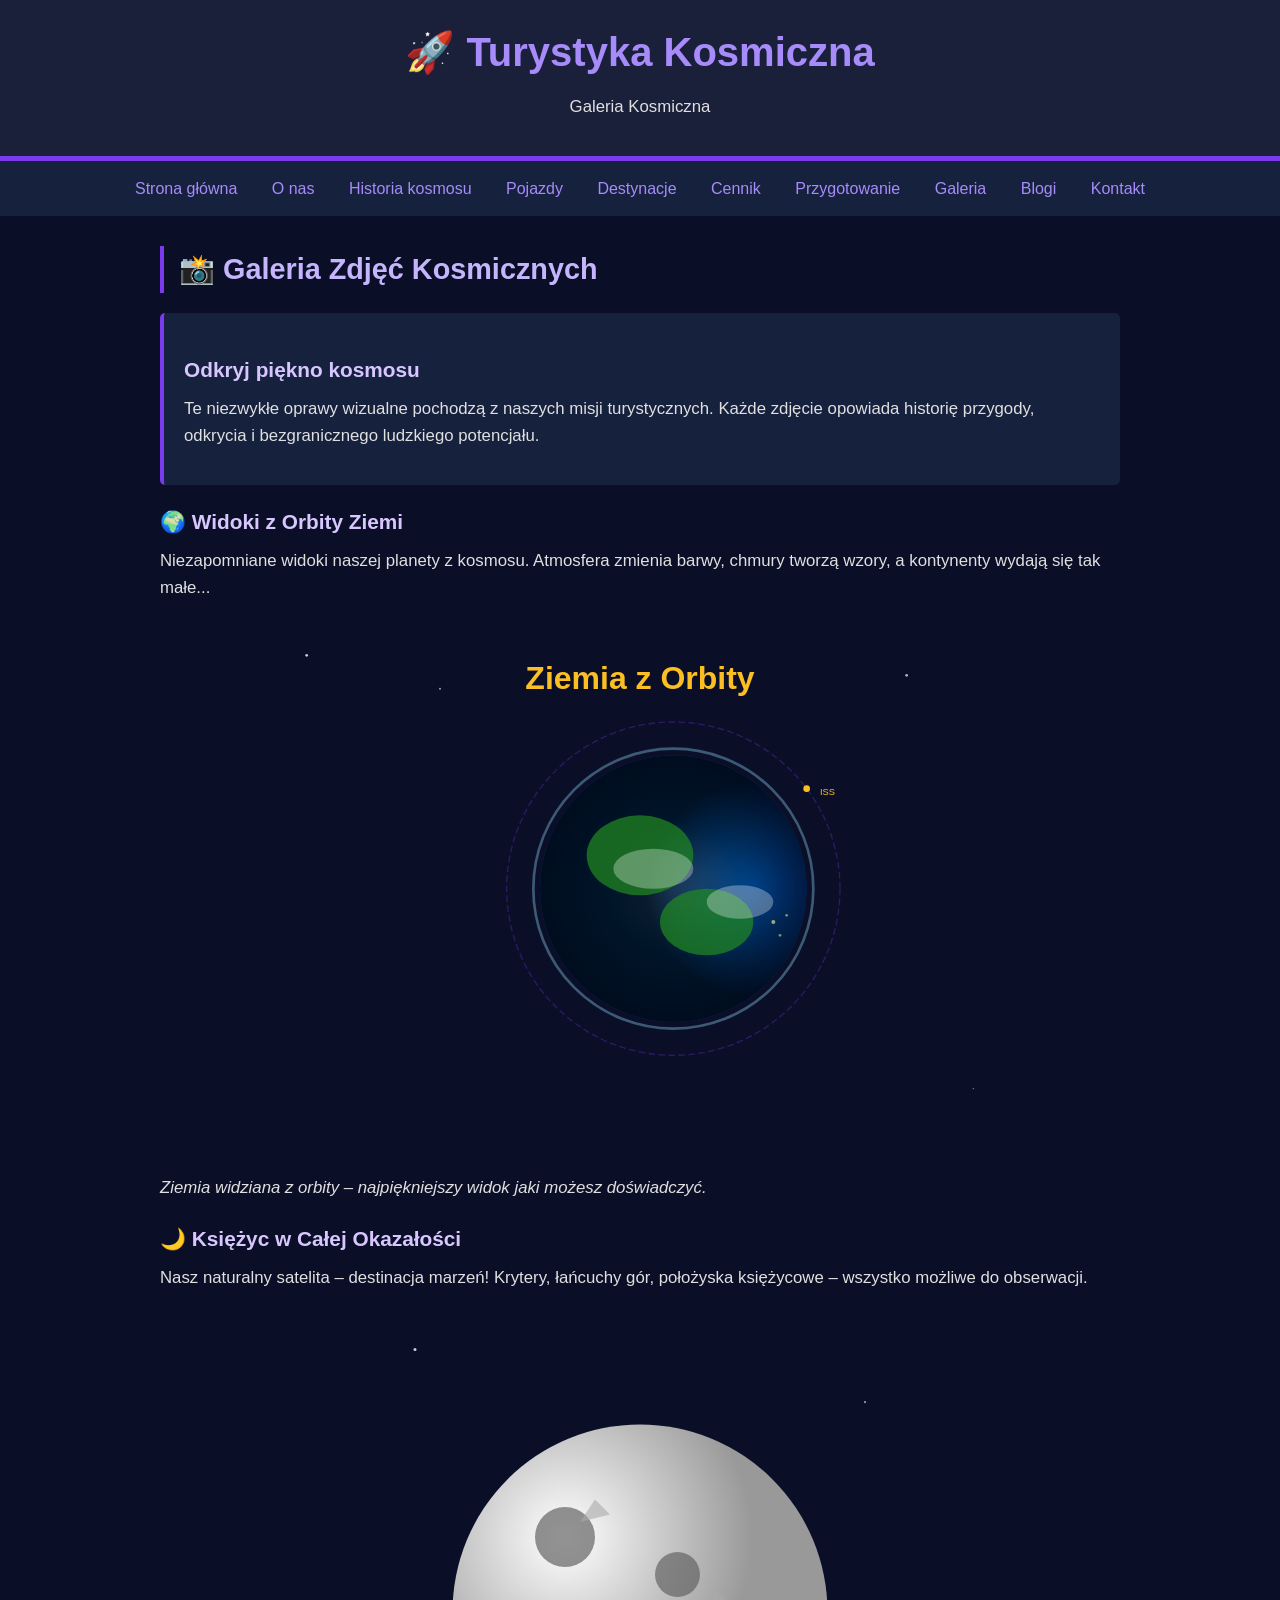
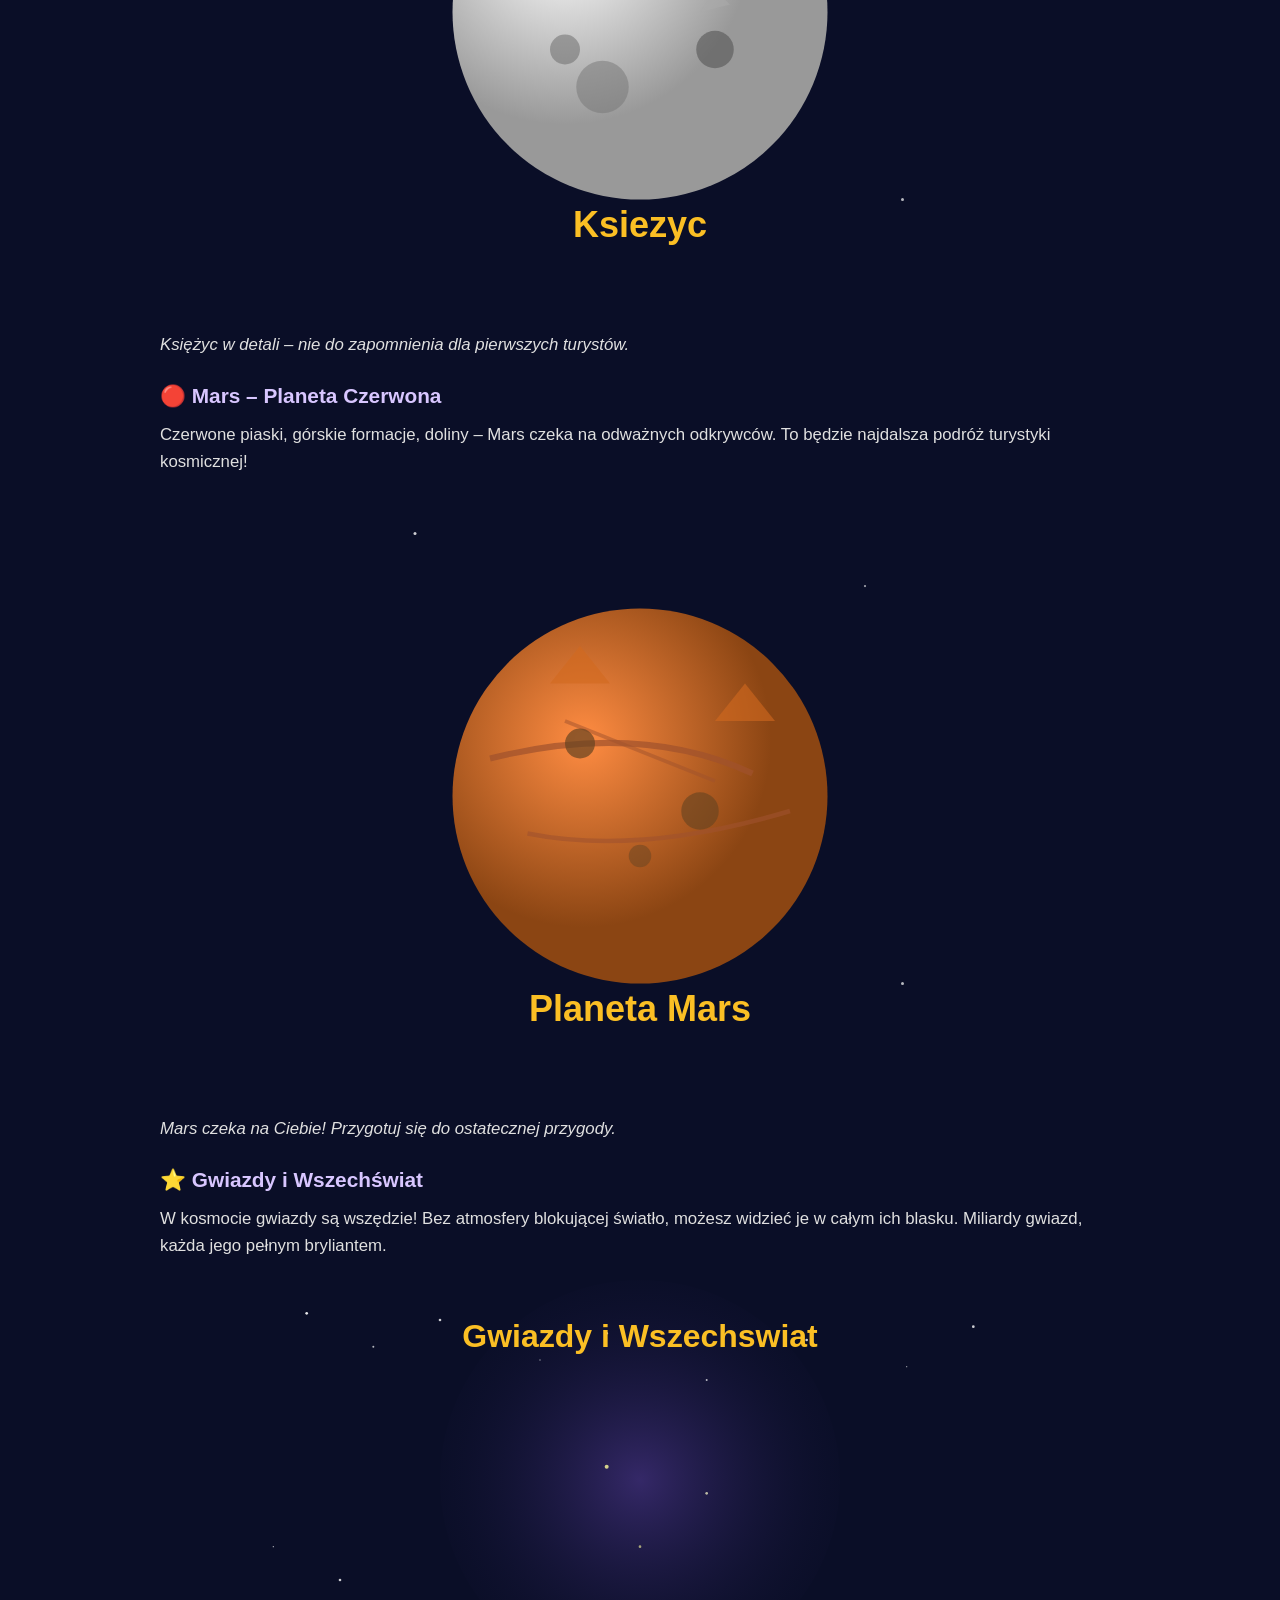
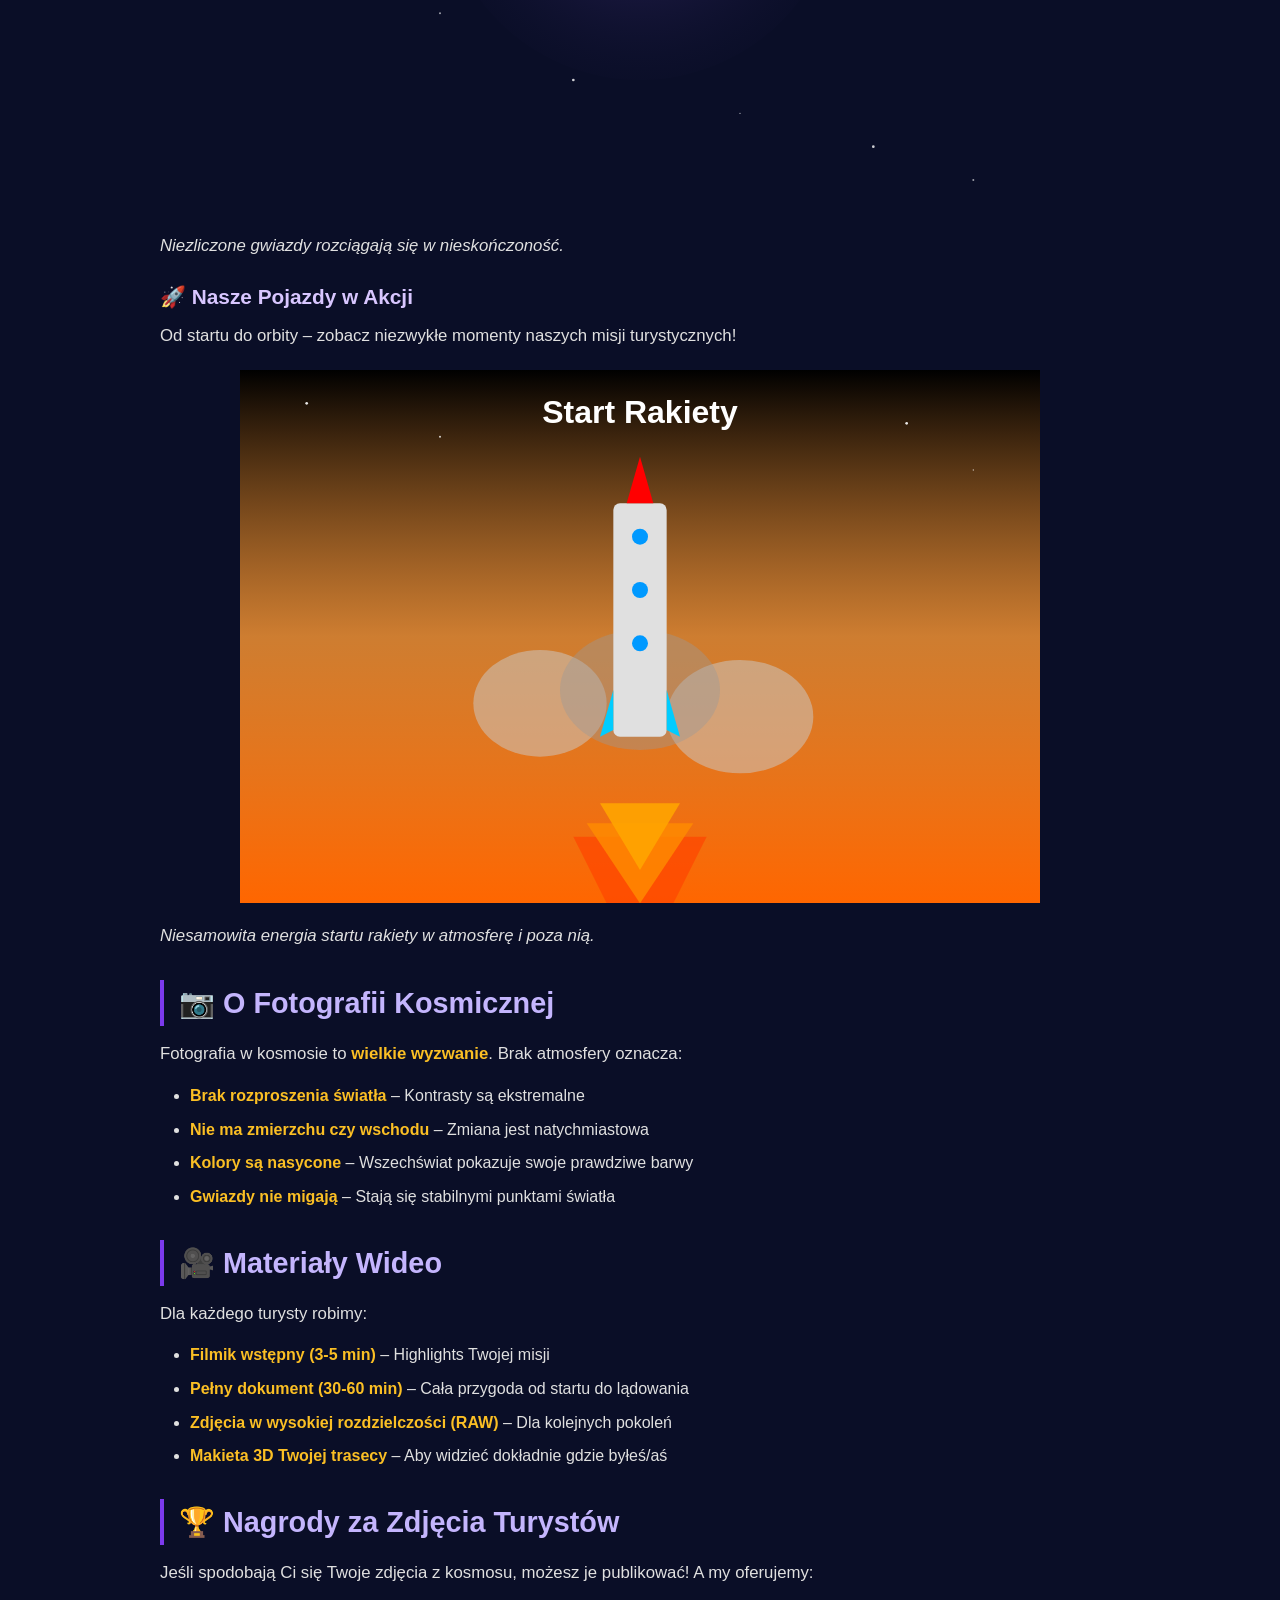
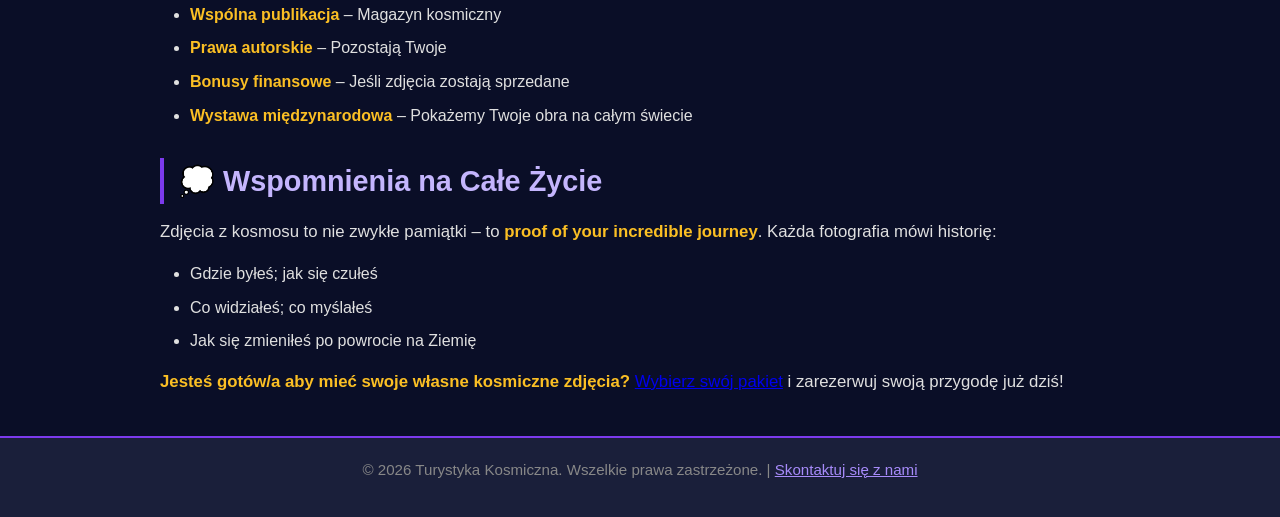
<file: html/projekt html Ostap Murawskyi 1p/turystyka-kosmiczna/galeria.html>
<!DOCTYPE html>
<html lang="pl">
<head>
    <meta charset="UTF-8">
    <meta name="viewport" content="width=device-width, initial-scale=1.0">
    <title>Galeria - Turystyka Kosmiczna</title>
    <link rel="stylesheet" href="style.css">
</head>
<body>
    <header>
        <h1>🚀 Turystyka Kosmiczna</h1>
        <p>Galeria Kosmiczna</p>
    </header>

    <nav>
        <a href="index.html">Strona główna</a>
        <a href="o-nas.html">O nas</a>
        <a href="historia-kosmosu.html">Historia kosmosu</a>
        <a href="pojazdy.html">Pojazdy</a>
        <a href="destynacje.html">Destynacje</a>
        <a href="cennik.html">Cennik</a>
        <a href="przygotowanie.html">Przygotowanie</a>
        <a href="galeria.html">Galeria</a>
        <a href="blogi.html">Blogi</a>
        <a href="kontakt.html">Kontakt</a>
    </nav>

    <main>
        <h2>📸 Galeria Zdjęć Kosmicznych</h2>

        <div class="container">
            <h3>Odkryj piękno kosmosu</h3>
            <p>Te niezwykłe oprawy wizualne pochodzą z naszych misji turystycznych. Każde zdjęcie opowiada historię przygody, odkrycia i bezgranicznego ludzkiego potencjału.</p>
        </div>

        <h3>🌍 Widoki z Orbity Ziemi</h3>
        <p>Niezapomniane widoki naszej planety z kosmosu. Atmosfera zmienia barwy, chmury tworzą wzory, a kontynenty wydają się tak małe...</p>
        <svg viewBox="0 0 1200 800" xmlns="http://www.w3.org/2000/svg" style="width: 100%; height: auto; max-width: 800px; margin: 20px auto; display: block;">
            <defs>
                <radialGradient id="earthorbital" cx="50%" cy="50%" r="50%">
                    <stop offset="0%" style="stop-color:#4da6ff;stop-opacity:1" />
                    <stop offset="50%" style="stop-color:#0066cc;stop-opacity:1" />
                    <stop offset="100%" style="stop-color:#003d99;stop-opacity:1" />
                </radialGradient>
                <radialGradient id="nightside" cx="80%" cy="50%" r="40%">
                    <stop offset="0%" style="stop-color:#000;stop-opacity:0.3" />
                    <stop offset="100%" style="stop-color:#000;stop-opacity:0.8" />
                </radialGradient>
            </defs>
            <rect width="1200" height="800" fill="#0a0e27"/>
            <circle cx="100" cy="50" r="2" fill="white" opacity="0.8"/>
            <circle cx="300" cy="100" r="1.5" fill="white" opacity="0.6"/>
            <circle cx="1000" cy="80" r="2" fill="white" opacity="0.7"/>
            <circle cx="1100" cy="700" r="1" fill="white" opacity="0.5"/>
            <circle cx="650" cy="400" r="200" fill="url(#earthorbital)"/>
            <circle cx="650" cy="400" r="200" fill="url(#nightside)"/>
            <ellipse cx="600" cy="350" rx="80" ry="60" fill="#228b22" opacity="0.7"/>
            <ellipse cx="700" cy="450" rx="70" ry="50" fill="#228b22" opacity="0.7"/>
            <ellipse cx="620" cy="370" rx="60" ry="30" fill="white" opacity="0.3"/>
            <ellipse cx="750" cy="420" rx="50" ry="25" fill="white" opacity="0.3"/>
            <circle cx="800" cy="450" r="3" fill="#ffff99" opacity="0.6"/>
            <circle cx="820" cy="440" r="2" fill="#ffff99" opacity="0.5"/>
            <circle cx="810" cy="470" r="2" fill="#ffff99" opacity="0.5"/>
            <circle cx="650" cy="400" r="210" fill="none" stroke="#87ceeb" stroke-width="4" opacity="0.4"/>
            <circle cx="650" cy="400" r="250" fill="none" stroke="#7c3aed" stroke-width="2" stroke-dasharray="10,5" opacity="0.3"/>
            <circle cx="850" cy="250" r="5" fill="#fbbf24"/>
            <text x="870" y="260" font-size="14" fill="#fbbf24">ISS</text>
            <text x="600" y="100" font-size="48" fill="#fbbf24" text-anchor="middle" font-weight="bold">Ziemia z Orbity</text>
        </svg>
        <p><em>Ziemia widziana z orbity – najpiękniejszy widok jaki możesz doświadczyć.</em></p>

        <h3>🌙 Księżyc w Całej Okazałości</h3>
        <p>Nasz naturalny satelita – destinacja marzeń! Krytery, łańcuchy gór, położyska księżycowe – wszystko możliwe do obserwacji.</p>
        <svg viewBox="0 0 800 800" xmlns="http://www.w3.org/2000/svg" style="width: 100%; height: auto; max-width: 600px; margin: 20px auto; display: block;">
            <defs>
                <radialGradient id="moonLight" cx="30%" cy="30%" r="50%">
                    <stop offset="0%" style="stop-color:#ffffff;stop-opacity:1" />
                    <stop offset="100%" style="stop-color:#999999;stop-opacity:1" />
                </radialGradient>
            </defs>
            <rect width="800" height="800" fill="#0a0e27"/>
            <circle cx="100" cy="50" r="2" fill="white" opacity="0.8"/>
            <circle cx="700" cy="120" r="1.5" fill="white" opacity="0.6"/>
            <circle cx="750" cy="650" r="2" fill="white" opacity="0.7"/>
            <circle cx="400" cy="400" r="250" fill="url(#moonLight)"/>
            <circle cx="300" cy="300" r="40" fill="#666666" opacity="0.7"/>
            <circle cx="450" cy="350" r="30" fill="#555555" opacity="0.6"/>
            <circle cx="350" cy="500" r="35" fill="#777777" opacity="0.5"/>
            <circle cx="500" cy="450" r="25" fill="#555555" opacity="0.6"/>
            <circle cx="300" cy="450" r="20" fill="#666666" opacity="0.5"/>
            <polygon points="320,280 340,250 360,270" fill="#aaaaaa" opacity="0.6"/>
            <polygon points="480,400 500,370 520,390" fill="#aaaaaa" opacity="0.6"/>
            <text x="400" y="700" font-size="48" fill="#fbbf24" text-anchor="middle" font-weight="bold">Ksiezyc</text>
        </svg>
        <p><em>Księżyc w detali – nie do zapomnienia dla pierwszych turystów.</em></p>

        <h3>🔴 Mars – Planeta Czerwona</h3>
        <p>Czerwone piaski, górskie formacje, doliny – Mars czeka na odważnych odkrywców. To będzie najdalsza podróż turystyki kosmicznej!</p>
        <svg viewBox="0 0 800 800" xmlns="http://www.w3.org/2000/svg" style="width: 100%; height: auto; max-width: 600px; margin: 20px auto; display: block;">
            <defs>
                <radialGradient id="marsLight" cx="35%" cy="35%" r="50%">
                    <stop offset="0%" style="stop-color:#ff8c42;stop-opacity:1" />
                    <stop offset="100%" style="stop-color:#8b4513;stop-opacity:1" />
                </radialGradient>
            </defs>
            <rect width="800" height="800" fill="#0a0e27"/>
            <circle cx="100" cy="50" r="2" fill="white" opacity="0.8"/>
            <circle cx="700" cy="120" r="1.5" fill="white" opacity="0.6"/>
            <circle cx="750" cy="650" r="2" fill="white" opacity="0.7"/>
            <circle cx="400" cy="400" r="250" fill="url(#marsLight)"/>
            <path d="M 200 350 Q 400 300 550 370" stroke="#a0522d" stroke-width="8" fill="none" opacity="0.7"/>
            <path d="M 250 450 Q 400 480 600 420" stroke="#a0522d" stroke-width="6" fill="none" opacity="0.6"/>
            <path d="M 300 300 L 500 380" stroke="#a0522d" stroke-width="5" fill="none" opacity="0.5"/>
            <circle cx="320" cy="330" r="20" fill="#654321" opacity="0.7"/>
            <circle cx="480" cy="420" r="25" fill="#654321" opacity="0.6"/>
            <circle cx="400" cy="480" r="15" fill="#654321" opacity="0.5"/>
            <polygon points="280,250 320,200 360,250" fill="#d2691e" opacity="0.6"/>
            <polygon points="500,300 540,250 580,300" fill="#d2691e" opacity="0.6"/>
            <text x="400" y="700" font-size="48" fill="#fbbf24" text-anchor="middle" font-weight="bold">Planeta Mars</text>
        </svg>
        <p><em>Mars czeka na Ciebie! Przygotuj się do ostatecznej przygody.</em></p>

        <h3>⭐ Gwiazdy i Wszechświat</h3>
        <p>W kosmocie gwiazdy są wszędzie! Bez atmosfery blokującej światło, możesz widzieć je w całym ich blasku. Miliardy gwiazd, każda jego pełnym bryliantem.</p>
        <svg viewBox="0 0 1200 800" xmlns="http://www.w3.org/2000/svg" style="width: 100%; height: auto; max-width: 800px; margin: 20px auto; display: block;">
            <defs>
                <radialGradient id="nebula" cx="50%" cy="50%" r="60%">
                    <stop offset="0%" style="stop-color:#9966ff;stop-opacity:0.3" />
                    <stop offset="100%" style="stop-color:#0a0e27;stop-opacity:0" />
                </radialGradient>
            </defs>
            <rect width="1200" height="800" fill="#0a0e27"/>
            <circle cx="600" cy="300" r="300" fill="url(#nebula)"/>
            <circle cx="100" cy="50" r="2" fill="white" opacity="0.9"/>
            <circle cx="200" cy="100" r="1.5" fill="white" opacity="0.7"/>
            <circle cx="300" cy="60" r="2" fill="white" opacity="0.8"/>
            <circle cx="450" cy="120" r="1" fill="white" opacity="0.6"/>
            <circle cx="550" cy="80" r="2" fill="white" opacity="0.8"/>
            <circle cx="700" cy="150" r="1.5" fill="white" opacity="0.7"/>
            <circle cx="850" cy="90" r="2" fill="white" opacity="0.8"/>
            <circle cx="1000" cy="130" r="1" fill="white" opacity="0.6"/>
            <circle cx="1100" cy="70" r="2" fill="white" opacity="0.8"/>
            <circle cx="50" cy="400" r="1" fill="white" opacity="0.7"/>
            <circle cx="150" cy="450" r="2" fill="white" opacity="0.8"/>
            <circle cx="300" cy="500" r="1.5" fill="white" opacity="0.6"/>
            <circle cx="500" cy="600" r="2" fill="white" opacity="0.8"/>
            <circle cx="750" cy="650" r="1" fill="white" opacity="0.7"/>
            <circle cx="950" cy="700" r="2" fill="white" opacity="0.8"/>
            <circle cx="1100" cy="750" r="1.5" fill="white" opacity="0.6"/>
            <circle cx="550" cy="280" r="3" fill="#ffff99" opacity="0.8"/>
            <circle cx="700" cy="320" r="2" fill="#ffffcc" opacity="0.7"/>
            <circle cx="600" cy="400" r="2" fill="#ffff99" opacity="0.6"/>
            <text x="600" y="100" font-size="48" fill="#fbbf24" text-anchor="middle" font-weight="bold">Gwiazdy i Wszechswiat</text>
        </svg>
        <p><em>Niezliczone gwiazdy rozciągają się w nieskończoność.</em></p>

        <h3>🚀 Nasze Pojazdy w Akcji</h3>
        <p>Od startu do orbity – zobacz niezwykłe momenty naszych misji turystycznych!</p>
        <svg viewBox="0 0 1200 800" xmlns="http://www.w3.org/2000/svg" style="width: 100%; height: auto; max-width: 800px; margin: 20px auto; display: block;">
            <defs>
                <linearGradient id="sky" x1="0%" y1="100%" x2="0%" y2="0%">
                    <stop offset="0%" style="stop-color:#ff6600;stop-opacity:1" />
                    <stop offset="50%" style="stop-color:#ff9933;stop-opacity:0.8" />
                    <stop offset="100%" style="stop-color:#000;stop-opacity:1" />
                </linearGradient>
            </defs>
            <rect width="1200" height="800" fill="url(#sky)"/>
            <polygon points="500,700 700,700 600,900" fill="#ff4500" opacity="0.7"/>
            <polygon points="520,680 680,680 600,800" fill="#ff8c00" opacity="0.8"/>
            <polygon points="540,650 660,650 600,750" fill="#ffa500" opacity="0.9"/>
            <ellipse cx="450" cy="500" rx="100" ry="80" fill="#cccccc" opacity="0.5"/>
            <ellipse cx="750" cy="520" rx="110" ry="85" fill="#cccccc" opacity="0.5"/>
            <ellipse cx="600" cy="480" rx="120" ry="90" fill="#999999" opacity="0.4"/>
            <rect x="560" y="200" width="80" height="350" fill="#e0e0e0" rx="10"/>
            <circle cx="600" cy="250" r="12" fill="#0099ff"/>
            <circle cx="600" cy="330" r="12" fill="#0099ff"/>
            <circle cx="600" cy="410" r="12" fill="#0099ff"/>
            <polygon points="580,200 620,200 600,130" fill="#ff0000"/>
            <polygon points="560,480 540,550 560,540" fill="#00ccff"/>
            <polygon points="640,480 660,550 640,540" fill="#00ccff"/>
            <circle cx="100" cy="50" r="2" fill="white" opacity="0.9"/>
            <circle cx="300" cy="100" r="1.5" fill="white" opacity="0.8"/>
            <circle cx="1000" cy="80" r="2" fill="white" opacity="0.9"/>
            <circle cx="1100" cy="150" r="1" fill="white" opacity="0.7"/>
            <text x="600" y="80" font-size="48" fill="#ffffff" text-anchor="middle" font-weight="bold">Start Rakiety</text>
        </svg>
        <p><em>Niesamowita energia startu rakiety w atmosferę i poza nią.</em></p>

        <h2>📷 O Fotografii Kosmicznej</h2>

        <p>Fotografia w kosmosie to <strong>wielkie wyzwanie</strong>. Brak atmosfery oznacza:</p>
        <ul>
            <li><strong>Brak rozproszenia światła</strong> – Kontrasty są ekstremalne</li>
            <li><strong>Nie ma zmierzchu czy wschodu</strong> – Zmiana jest natychmiastowa</li>
            <li><strong>Kolory są nasycone</strong> – Wszechświat pokazuje swoje prawdziwe barwy</li>
            <li><strong>Gwiazdy nie migają</strong> – Stają się stabilnymi punktami światła</li>
        </ul>

        <h2>🎥 Materiały Wideo</h2>

        <p>Dla każdego turysty robimy:</p>
        <ul>
            <li><strong>Filmik wstępny (3-5 min)</strong> – Highlights Twojej misji</li>
            <li><strong>Pełny dokument (30-60 min)</strong> – Cała przygoda od startu do lądowania</li>
            <li><strong>Zdjęcia w wysokiej rozdzielczości (RAW)</strong> – Dla kolejnych pokoleń</li>
            <li><strong>Makieta 3D Twojej trasecy</strong> – Aby widzieć dokładnie gdzie byłeś/aś</li>
        </ul>

        <h2>🏆 Nagrody za Zdjęcia Turystów</h2>

        <p>Jeśli spodobają Ci się Twoje zdjęcia z kosmosu, możesz je publikować! A my oferujemy:</p>
        <ul>
            <li><strong>Wspólna publikacja</strong> – Magazyn kosmiczny</li>
            <li><strong>Prawa autorskie</strong> – Pozostają Twoje</li>
            <li><strong>Bonusy finansowe</strong> – Jeśli zdjęcia zostają sprzedane</li>
            <li><strong>Wystawa międzynarodowa</strong> – Pokażemy Twoje obra na całym świecie</li>
        </ul>

        <h2>💭 Wspomnienia na Całe Życie</h2>

        <p>Zdjęcia z kosmosu to nie zwykłe pamiątki – to <strong>proof of your incredible journey</strong>. Każda fotografia mówi historię:</p>
        <ul>
            <li>Gdzie byłeś; jak się czułeś</li>
            <li>Co widziałeś; co myślałeś</li>
            <li>Jak się zmieniłeś po powrocie na Ziemię</li>
        </ul>

        <p><strong>Jesteś gotów/a aby mieć swoje własne kosmiczne zdjęcia?</strong> <a href="cennik.html">Wybierz swój pakiet</a> i zarezerwuj swoją przygodę już dziś!</p>
    </main>

    <footer>
        <p>&copy; 2026 Turystyka Kosmiczna. Wszelkie prawa zastrzeżone. | <a href="kontakt.html" style="color: #a78bfa;">Skontaktuj się z nami</a></p>
    </footer>
</body>
</html>
</file>
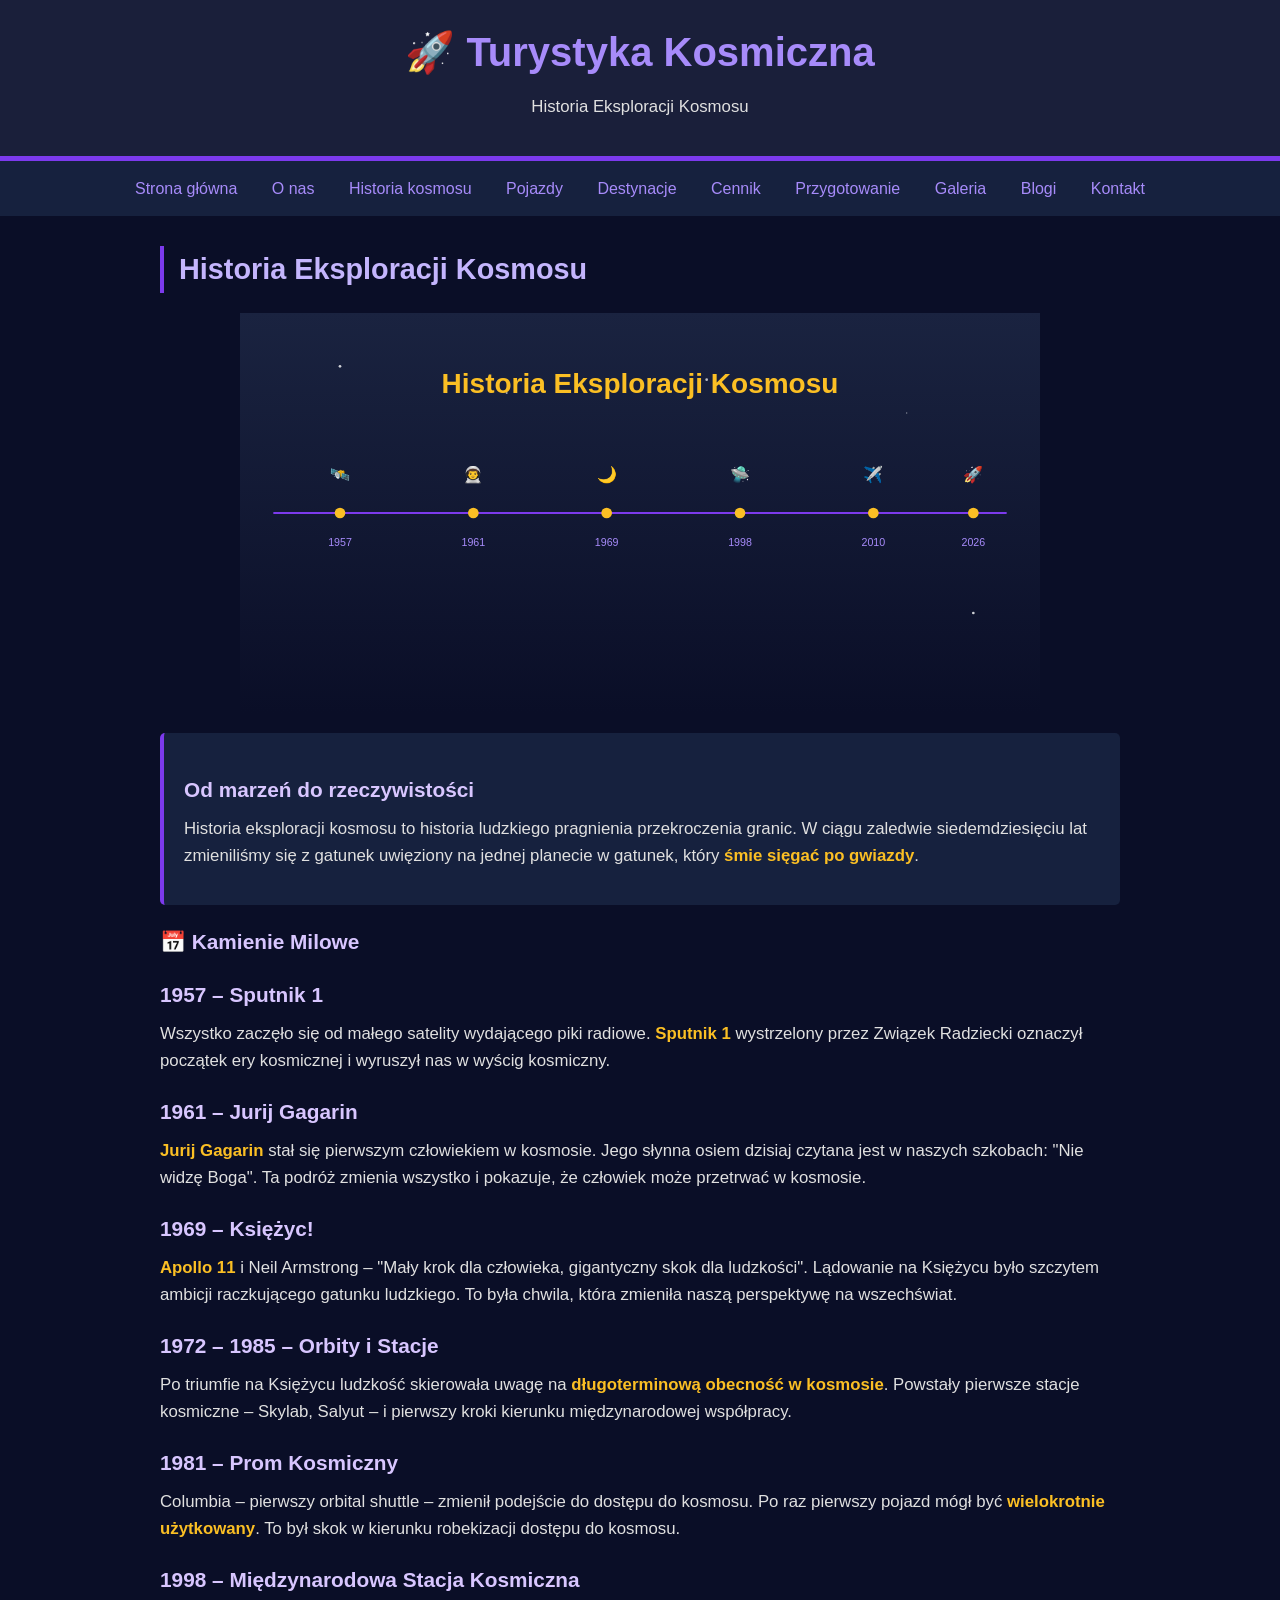
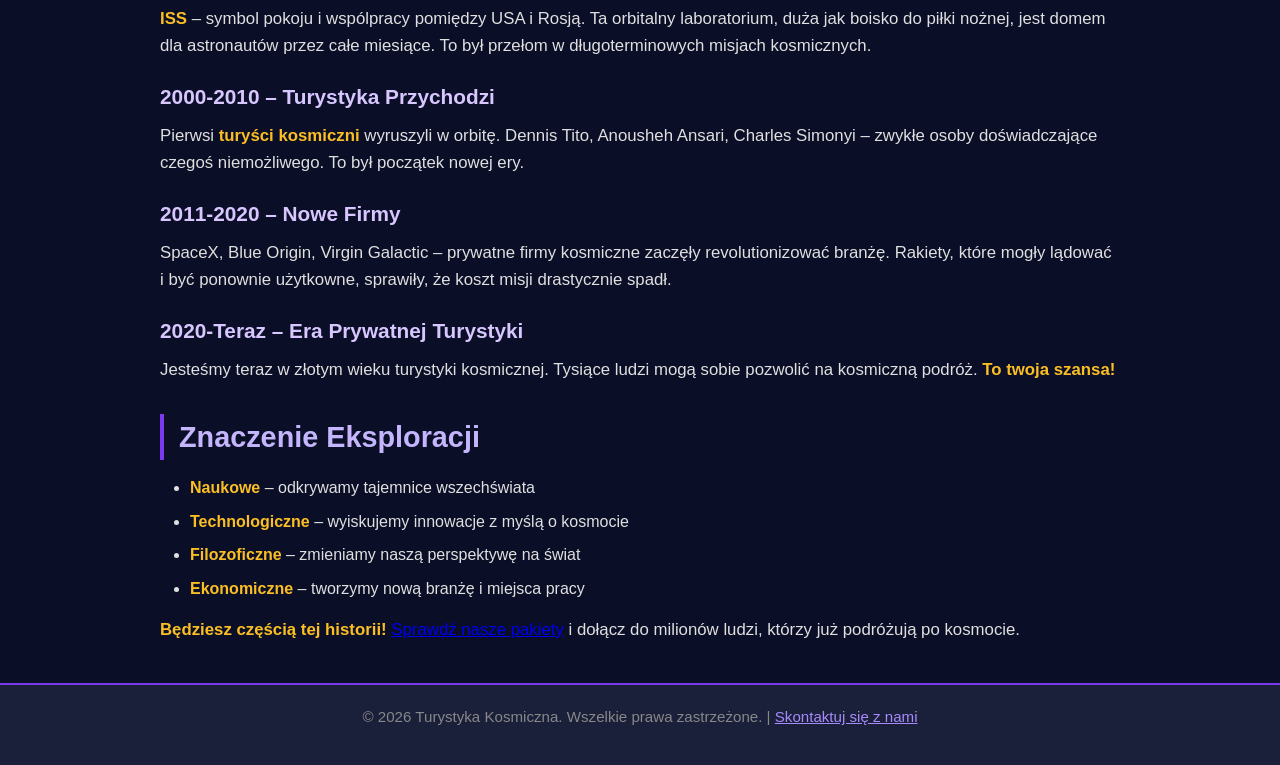
<file: html/projekt html Ostap Murawskyi 1p/turystyka-kosmiczna/historia-kosmosu.html>
<!DOCTYPE html>
<html lang="pl">
<head>
    <meta charset="UTF-8">
    <meta name="viewport" content="width=device-width, initial-scale=1.0">
    <title>Historia Kosmosu - Turystyka Kosmiczna</title>
    <link rel="stylesheet" href="style.css">
</head>
<body>
    <header>
        <h1>🚀 Turystyka Kosmiczna</h1>
        <p>Historia Eksploracji Kosmosu</p>
    </header>

    <nav>
        <a href="index.html">Strona główna</a>
        <a href="o-nas.html">O nas</a>
        <a href="historia-kosmosu.html">Historia kosmosu</a>
        <a href="pojazdy.html">Pojazdy</a>
        <a href="destynacje.html">Destynacje</a>
        <a href="cennik.html">Cennik</a>
        <a href="przygotowanie.html">Przygotowanie</a>
        <a href="galeria.html">Galeria</a>
        <a href="blogi.html">Blogi</a>
        <a href="kontakt.html">Kontakt</a>
    </nav>

    <main>
        <h2>Historia Eksploracji Kosmosu</h2>
        <svg viewBox="0 0 1200 600" xmlns="http://www.w3.org/2000/svg" style="width: 100%; height: auto; max-width: 800px; margin: 20px auto; display: block;">
            <defs>
                <linearGradient id="historyGrad" x1="0%" y1="0%" x2="0%" y2="100%">
                    <stop offset="0%" style="stop-color:#1a2340;stop-opacity:1" />
                    <stop offset="100%" style="stop-color:#0a0e27;stop-opacity:1" />
                </linearGradient>
            </defs>
            <rect width="1200" height="600" fill="url(#historyGrad)"/>
            <circle cx="150" cy="80" r="2" fill="white" opacity="0.8"/>
            <circle cx="400" cy="120" r="1.5" fill="white" opacity="0.6"/>
            <circle cx="700" cy="100" r="2" fill="white" opacity="0.7"/>
            <circle cx="1000" cy="150" r="1" fill="white" opacity="0.5"/>
            <circle cx="1100" cy="450" r="2" fill="white" opacity="0.8"/>
            <line x1="50" y1="300" x2="1150" y2="300" stroke="#7c3aed" stroke-width="3"/>
            <circle cx="150" cy="300" r="8" fill="#fbbf24"/>
            <circle cx="350" cy="300" r="8" fill="#fbbf24"/>
            <circle cx="550" cy="300" r="8" fill="#fbbf24"/>
            <circle cx="750" cy="300" r="8" fill="#fbbf24"/>
            <circle cx="950" cy="300" r="8" fill="#fbbf24"/>
            <circle cx="1100" cy="300" r="8" fill="#fbbf24"/>
            <text x="150" y="350" font-size="16" fill="#a78bfa" text-anchor="middle">1957</text>
            <text x="350" y="350" font-size="16" fill="#a78bfa" text-anchor="middle">1961</text>
            <text x="550" y="350" font-size="16" fill="#a78bfa" text-anchor="middle">1969</text>
            <text x="750" y="350" font-size="16" fill="#a78bfa" text-anchor="middle">1998</text>
            <text x="950" y="350" font-size="16" fill="#a78bfa" text-anchor="middle">2010</text>
            <text x="1100" y="350" font-size="16" fill="#a78bfa" text-anchor="middle">2026</text>
            <text x="150" y="250" font-size="24" text-anchor="middle">🛰️</text>
            <text x="350" y="250" font-size="24" text-anchor="middle">👨‍🚀</text>
            <text x="550" y="250" font-size="24" text-anchor="middle">🌙</text>
            <text x="750" y="250" font-size="24" text-anchor="middle">🛸</text>
            <text x="950" y="250" font-size="24" text-anchor="middle">✈️</text>
            <text x="1100" y="250" font-size="24" text-anchor="middle">🚀</text>
            <text x="600" y="120" font-size="42" fill="#fbbf24" text-anchor="middle" font-weight="bold">Historia Eksploracji Kosmosu</text>
        </svg>

        <div class="container">
            <h3>Od marzeń do rzeczywistości</h3>
            <p>Historia eksploracji kosmosu to historia ludzkiego pragnienia przekroczenia granic. W ciągu zaledwie siedemdziesięciu lat zmieniliśmy się z gatunek uwięziony na jednej planecie w gatunek, który <strong>śmie sięgać po gwiazdy</strong>.</p>
        </div>

        <h3>📅 Kamienie Milowe</h3>

        <h3>1957 – Sputnik 1</h3>
        <p>Wszystko zaczęło się od małego satelity wydającego piki radiowe. <strong>Sputnik 1</strong> wystrzelony przez Związek Radziecki oznaczył początek ery kosmicznej i wyruszył nas w wyścig kosmiczny.</p>

        <h3>1961 – Jurij Gagarin</h3>
        <p><strong>Jurij Gagarin</strong> stał się pierwszym człowiekiem w kosmosie. Jego słynna osiem dzisiaj czytana jest w naszych szkobach: "Nie widzę Boga". Ta podróż zmienia wszystko i pokazuje, że człowiek może przetrwać w kosmosie.</p>

        <h3>1969 – Księżyc!</h3>
        <p><strong>Apollo 11</strong> i Neil Armstrong – "Mały krok dla człowieka, gigantyczny skok dla ludzkości". Lądowanie na Księżycu było szczytem ambicji raczkującego gatunku ludzkiego. To była chwila, która zmieniła naszą perspektywę na wszechświat.</p>

        <h3>1972 – 1985 – Orbity i Stacje</h3>
        <p>Po triumfie na Księżycu ludzkość skierowała uwagę na <strong>długoterminową obecność w kosmosie</strong>. Powstały pierwsze stacje kosmiczne – Skylab, Salyut – i pierwszy kroki kierunku międzynarodowej współpracy.</p>

        <h3>1981 – Prom Kosmiczny</h3>
        <p>Columbia – pierwszy orbital shuttle – zmienił podejście do dostępu do kosmosu. Po raz pierwszy pojazd mógł być <strong>wielokrotnie użytkowany</strong>. To był skok w kierunku robekizacji dostępu do kosmosu.</p>

        <h3>1998 – Międzynarodowa Stacja Kosmiczna</h3>
        <p><strong>ISS</strong> – symbol pokoju i wspólpracy pomiędzy USA i Rosją. Ta orbitalny laboratorium, duża jak boisko do piłki nożnej, jest domem dla astronautów przez całe miesiące. To był przełom w długoterminowych misjach kosmicznych.</p>

        <h3>2000-2010 – Turystyka Przychodzi</h3>
        <p>Pierwsi <strong>turyści kosmiczni</strong> wyruszyli w orbitę. Dennis Tito, Anousheh Ansari, Charles Simonyi – zwykłe osoby doświadczające czegoś niemożliwego. To był początek nowej ery.</p>

        <h3>2011-2020 – Nowe Firmy</h3>
        <p>SpaceX, Blue Origin, Virgin Galactic – prywatne firmy kosmiczne zaczęły revolutionizować branżę. Rakiety, które mogły lądować i być ponownie użytkowne, sprawiły, że koszt misji drastycznie spadł.</p>

        <h3>2020-Teraz – Era Prywatnej Turystyki</h3>
        <p>Jesteśmy teraz w złotym wieku turystyki kosmicznej. Tysiące ludzi mogą sobie pozwolić na kosmiczną podróż. <strong>To twoja szansa!</strong></p>

        <h2>Znaczenie Eksploracji</h2>
        <ul>
            <li><strong>Naukowe</strong> – odkrywamy tajemnice wszechświata</li>
            <li><strong>Technologiczne</strong> – wyiskujemy innowacje z myślą o kosmocie</li>
            <li><strong>Filozoficzne</strong> – zmieniamy naszą perspektywę na świat</li>
            <li><strong>Ekonomiczne</strong> – tworzymy nową branżę i miejsca pracy</li>
        </ul>

        <p><strong>Będziesz częścią tej historii!</strong> <a href="cennik.html">Sprawdź nasze pakiety</a> i dołącz do milionów ludzi, którzy już podróżują po kosmocie.</p>
    </main>

    <footer>
        <p>&copy; 2026 Turystyka Kosmiczna. Wszelkie prawa zastrzeżone. | <a href="kontakt.html" style="color: #a78bfa;">Skontaktuj się z nami</a></p>
    </footer>
</body>
</html>
</file>
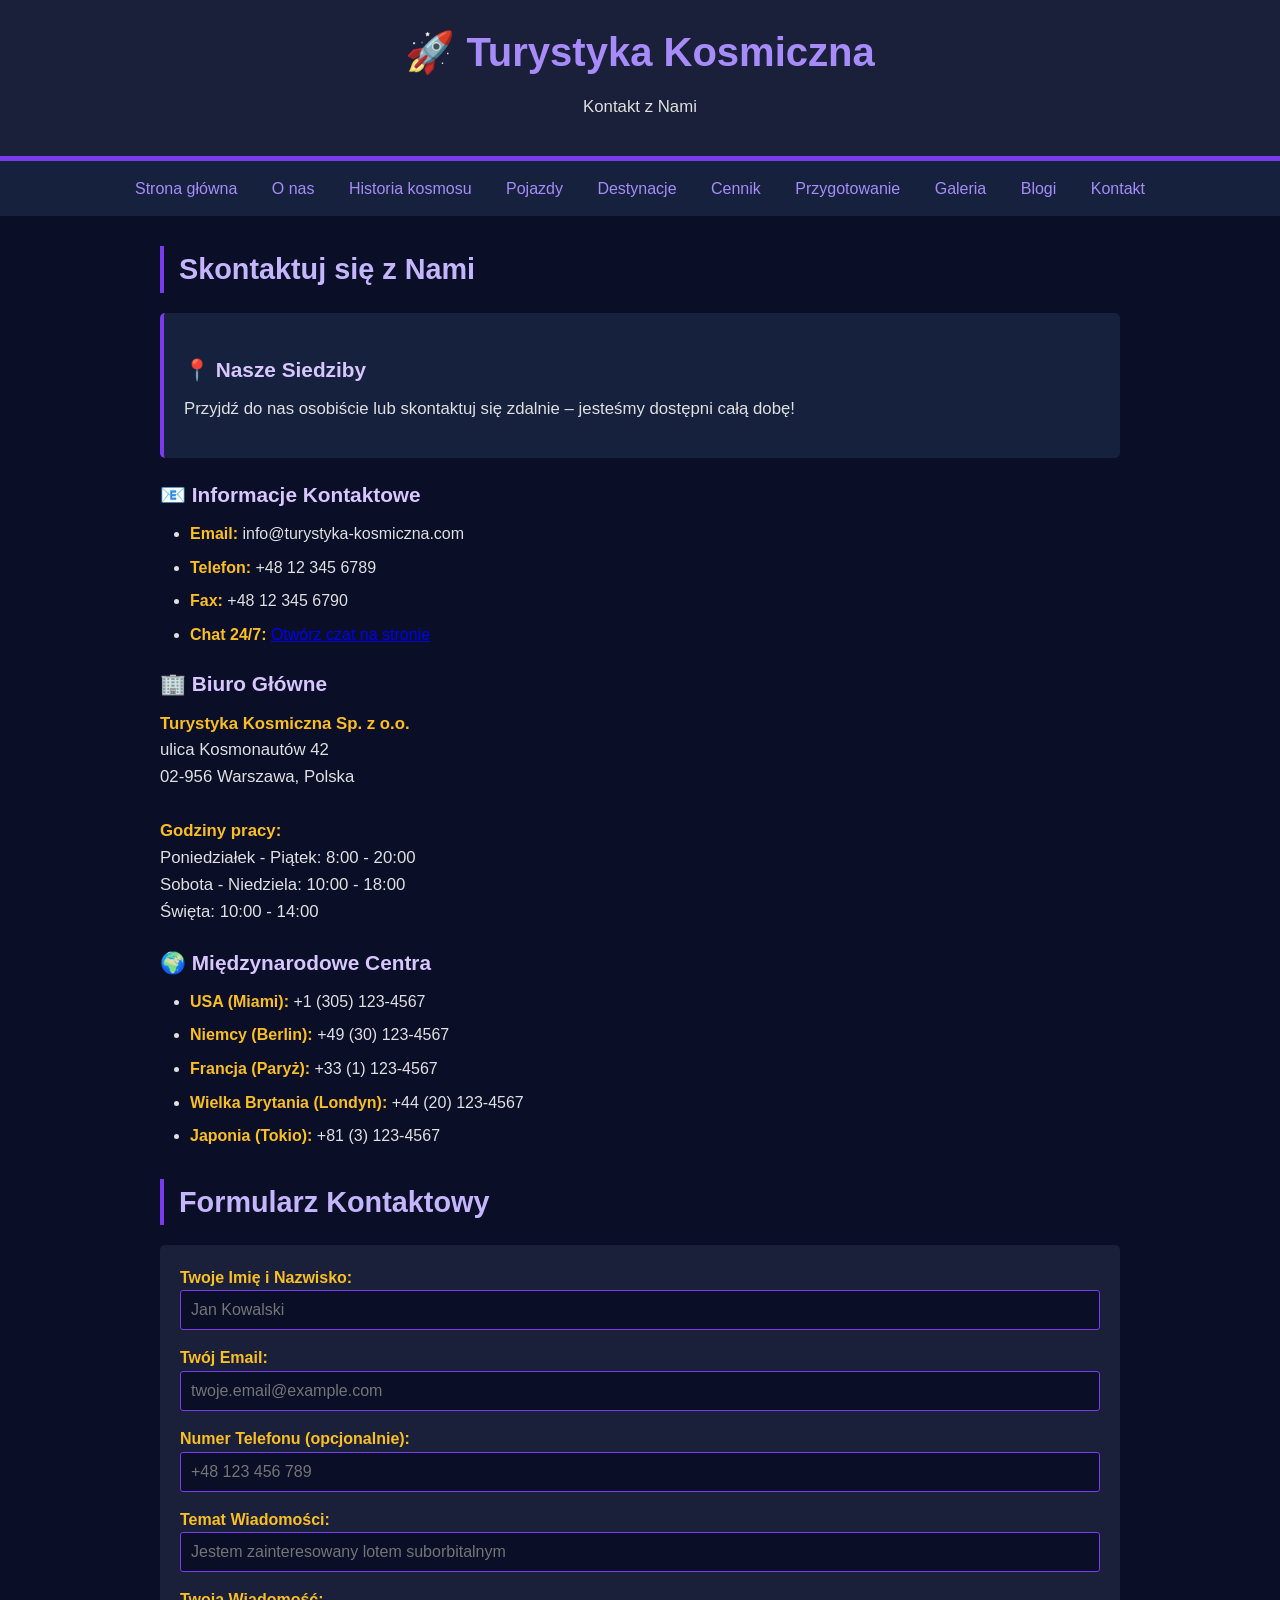
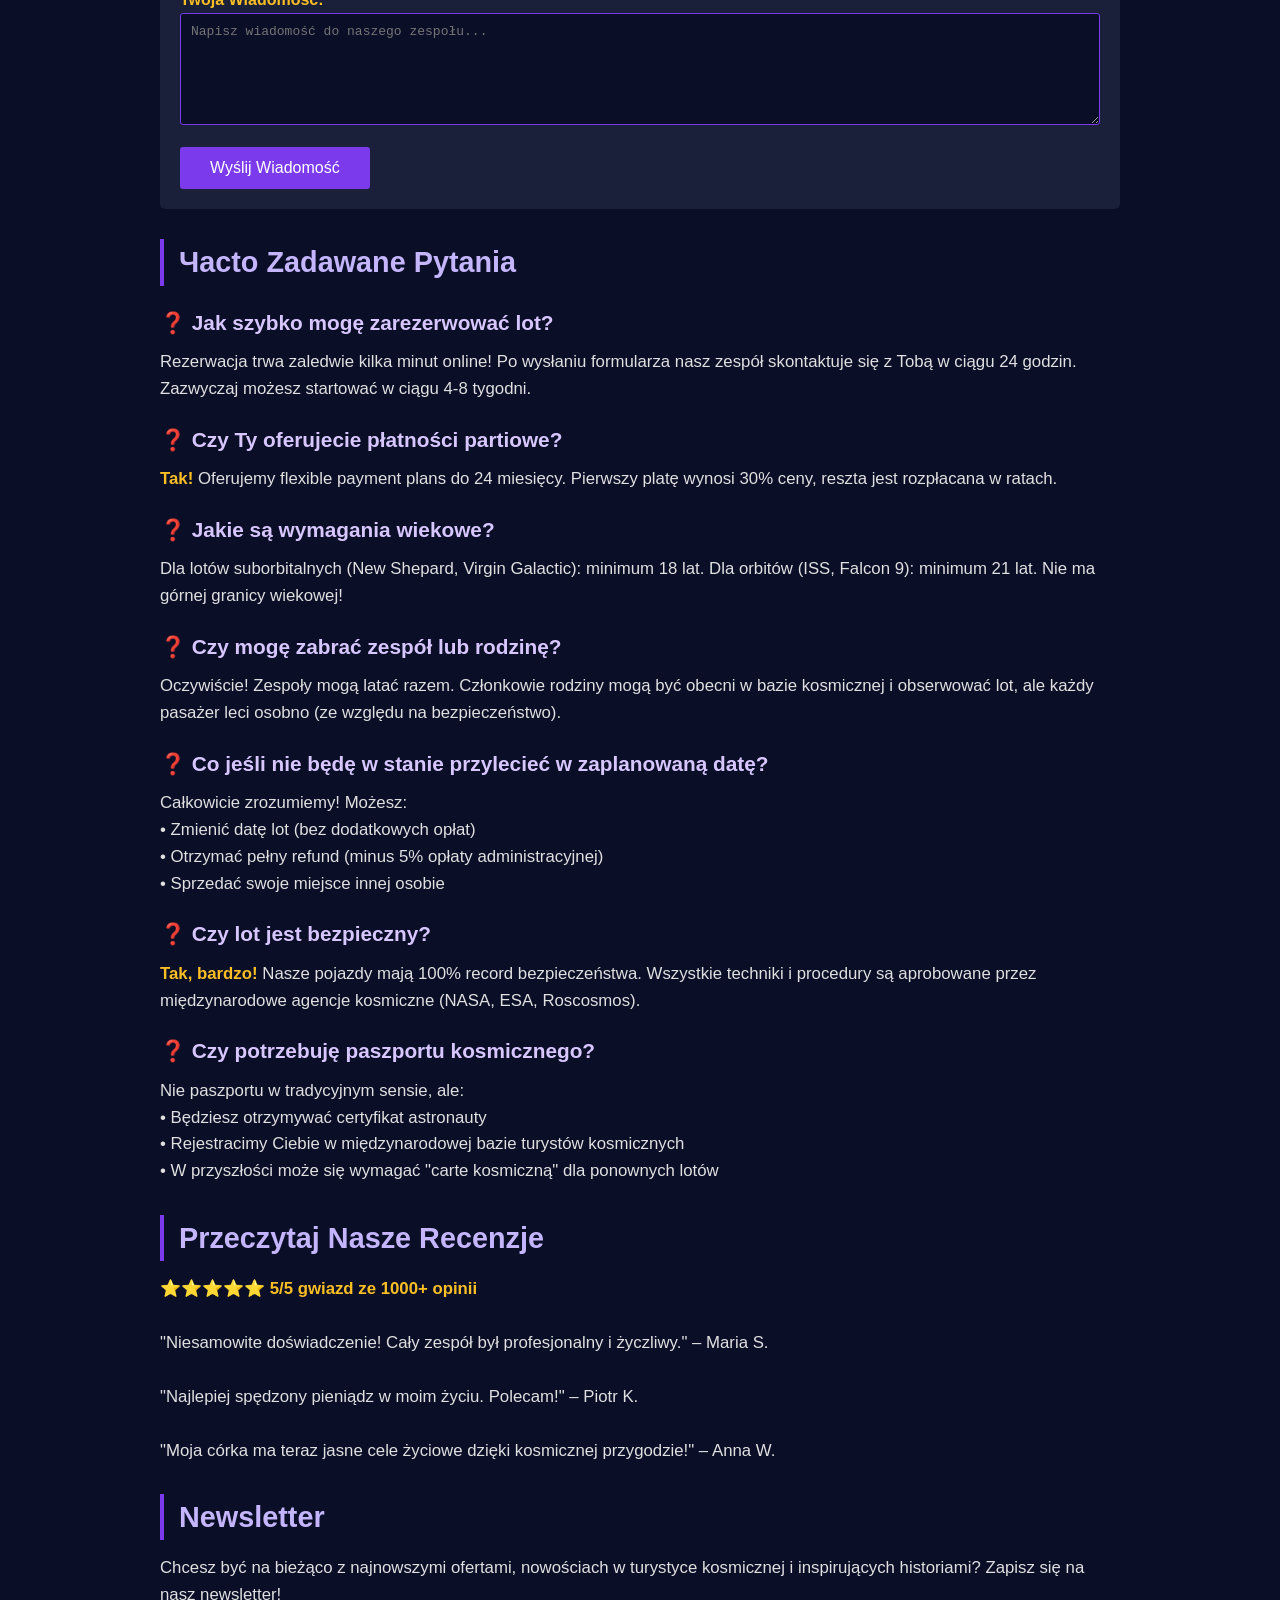
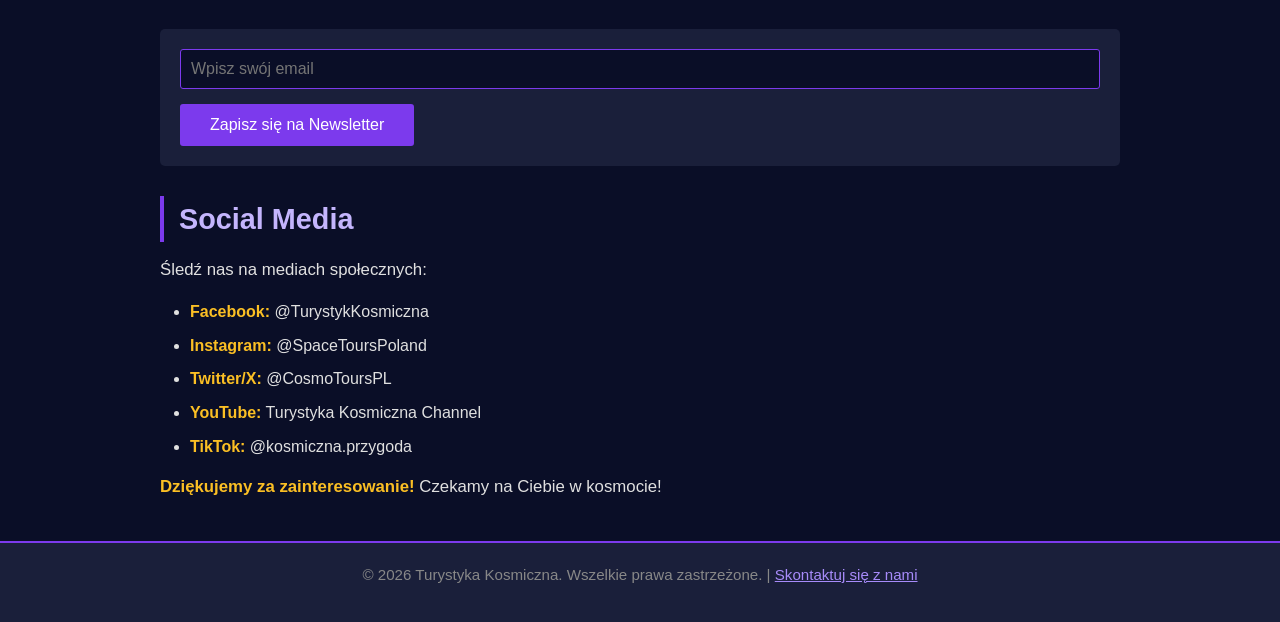
<file: html/projekt html Ostap Murawskyi 1p/turystyka-kosmiczna/kontakt.html>
<!DOCTYPE html>
<html lang="pl">
<head>
    <meta charset="UTF-8">
    <meta name="viewport" content="width=device-width, initial-scale=1.0">
    <title>Kontakt - Turystyka Kosmiczna</title>
    <link rel="stylesheet" href="style.css">
</head>
<body>
    <header>
        <h1>🚀 Turystyka Kosmiczna</h1>
        <p>Kontakt z Nami</p>
    </header>

    <nav>
        <a href="index.html">Strona główna</a>
        <a href="o-nas.html">O nas</a>
        <a href="historia-kosmosu.html">Historia kosmosu</a>
        <a href="pojazdy.html">Pojazdy</a>
        <a href="destynacje.html">Destynacje</a>
        <a href="cennik.html">Cennik</a>
        <a href="przygotowanie.html">Przygotowanie</a>
        <a href="galeria.html">Galeria</a>
        <a href="blogi.html">Blogi</a>
        <a href="kontakt.html">Kontakt</a>
    </nav>

    <main>
        <h2>Skontaktuj się z Nami</h2>

        <div class="container">
            <h3>📍 Nasze Siedziby</h3>
            <p>Przyjdź do nas osobiście lub skontaktuj się zdalnie – jesteśmy dostępni całą dobę!</p>
        </div>

        <h3>📧 Informacje Kontaktowe</h3>
        <ul>
            <li><strong>Email:</strong> info@turystyka-kosmiczna.com</li>
            <li><strong>Telefon:</strong> +48 12 345 6789</li>
            <li><strong>Fax:</strong> +48 12 345 6790</li>
            <li><strong>Chat 24/7:</strong> <a href="#">Otwórz czat na stronie</a></li>
        </ul>

        <h3>🏢 Biuro Główne</h3>
        <p>
            <strong>Turystyka Kosmiczna Sp. z o.o.</strong><br>
            ulica Kosmonautów 42<br>
            02-956 Warszawa, Polska<br>
            <br>
            <strong>Godziny pracy:</strong><br>
            Poniedziałek - Piątek: 8:00 - 20:00<br>
            Sobota - Niedziela: 10:00 - 18:00<br>
            Święta: 10:00 - 14:00
        </p>

        <h3>🌍 Międzynarodowe Centra</h3>
        <ul>
            <li><strong>USA (Miami):</strong> +1 (305) 123-4567</li>
            <li><strong>Niemcy (Berlin):</strong> +49 (30) 123-4567</li>
            <li><strong>Francja (Paryż):</strong> +33 (1) 123-4567</li>
            <li><strong>Wielka Brytania (Londyn):</strong> +44 (20) 123-4567</li>
            <li><strong>Japonia (Tokio):</strong> +81 (3) 123-4567</li>
        </ul>

        <h2>Formularz Kontaktowy</h2>
        <form>
            <label for="name"><strong>Twoje Imię i Nazwisko:</strong></label>
            <input type="text" id="name" name="name" placeholder="Jan Kowalski" required>

            <label for="email"><strong>Twój Email:</strong></label>
            <input type="email" id="email" name="email" placeholder="twoje.email@example.com" required>

            <label for="phone"><strong>Numer Telefonu (opcjonalnie):</strong></label>
            <input type="tel" id="phone" name="phone" placeholder="+48 123 456 789">

            <label for="subject"><strong>Temat Wiadomości:</strong></label>
            <input type="text" id="subject" name="subject" placeholder="Jestem zainteresowany lotem suborbitalnym" required>

            <label for="message"><strong>Twoja Wiadomość:</strong></label>
            <textarea id="message" name="message" rows="6" placeholder="Napisz wiadomość do naszego zespołu..." required></textarea>

            <button type="submit">Wyślij Wiadomość</button>
        </form>

        <h2>Часto Zadawane Pytania</h2>

        <h3>❓ Jak szybko mogę zarezerwować lot?</h3>
        <p>Rezerwacja trwa zaledwie kilka minut online! Po wysłaniu formularza nasz zespół skontaktuje się z Tobą w ciągu 24 godzin. Zazwyczaj możesz startować w ciągu 4-8 tygodni.</p>

        <h3>❓ Czy Ty oferujecie płatności partiowe?</h3>
        <p><strong>Tak!</strong> Oferujemy flexible payment plans do 24 miesięcy. Pierwszy platę wynosi 30% ceny, reszta jest rozpłacana w ratach.</p>

        <h3>❓ Jakie są wymagania wiekowe?</h3>
        <p>Dla lotów suborbitalnych (New Shepard, Virgin Galactic): minimum 18 lat. Dla orbitów (ISS, Falcon 9): minimum 21 lat. Nie ma górnej granicy wiekowej!</p>

        <h3>❓ Czy mogę zabrać zespół lub rodzinę?</h3>
        <p>Oczywiście! Zespoły mogą latać razem. Członkowie rodziny mogą być obecni w bazie kosmicznej i obserwować lot, ale każdy pasażer leci osobno (ze względu na bezpieczeństwo).</p>

        <h3>❓ Co jeśli nie będę w stanie przylecieć w zaplanowaną datę?</h3>
        <p>Całkowicie zrozumiemy! Możesz:<br>
        • Zmienić datę lot (bez dodatkowych opłat)<br>
        • Otrzymać pełny refund (minus 5% opłaty administracyjnej)<br>
        • Sprzedać swoje miejsce innej osobie
        </p>

        <h3>❓ Czy lot jest bezpieczny?</h3>
        <p><strong>Tak, bardzo!</strong> Nasze pojazdy mają 100% record bezpieczeństwa. Wszystkie techniki i procedury są aprobowane przez międzynarodowe agencje kosmiczne (NASA, ESA, Roscosmos).</p>

        <h3>❓ Czy potrzebuję paszportu kosmicznego?</h3>
        <p>Nie paszportu w tradycyjnym sensie, ale:<br>
        • Będziesz otrzymywać certyfikat astronauty<br>
        • Rejestracimy Ciebie w międzynarodowej bazie turystów kosmicznych<br>
        • W przyszłości może się wymagać "carte kosmiczną" dla ponownych lotów
        </p>

        <h2>Przeczytaj Nasze Recenzje</h2>
        <p>
            ⭐⭐⭐⭐⭐ <strong>5/5 gwiazd ze 1000+ opinii</strong><br>
            <br>
            "Niesamowite doświadczenie! Cały zespół był profesjonalny i życzliwy." – Maria S.<br>
            <br>
            "Najlepiej spędzony pieniądz w moim życiu. Polecam!" – Piotr K.<br>
            <br>
            "Moja córka ma teraz jasne cele życiowe dzięki kosmicznej przygodzie!" – Anna W.
        </p>

        <h2>Newsletter</h2>
        <p>Chcesz być na bieżąco z najnowszymi ofertami, nowościach w turystyce kosmicznej i inspirujących historiami? Zapisz się na nasz newsletter!</p>
        <form>
            <input type="email" placeholder="Wpisz swój email" required>
            <button type="submit">Zapisz się na Newsletter</button>
        </form>

        <h2>Social Media</h2>
        <p>Śledź nas na mediach społecznych:</p>
        <ul>
            <li><strong>Facebook:</strong> @TurystykKosmiczna</li>
            <li><strong>Instagram:</strong> @SpaceToursPoland</li>
            <li><strong>Twitter/X:</strong> @CosmoToursPL</li>
            <li><strong>YouTube:</strong> Turystyka Kosmiczna Channel</li>
            <li><strong>TikTok:</strong> @kosmiczna.przygoda</li>
        </ul>

        <p><strong>Dziękujemy za zainteresowanie!</strong> Czekamy na Ciebie w kosmocie!</p>
    </main>

    <footer>
        <p>&copy; 2026 Turystyka Kosmiczna. Wszelkie prawa zastrzeżone. | <a href="kontakt.html" style="color: #a78bfa;">Skontaktuj się z nami</a></p>
    </footer>
</body>
</html>
</file>
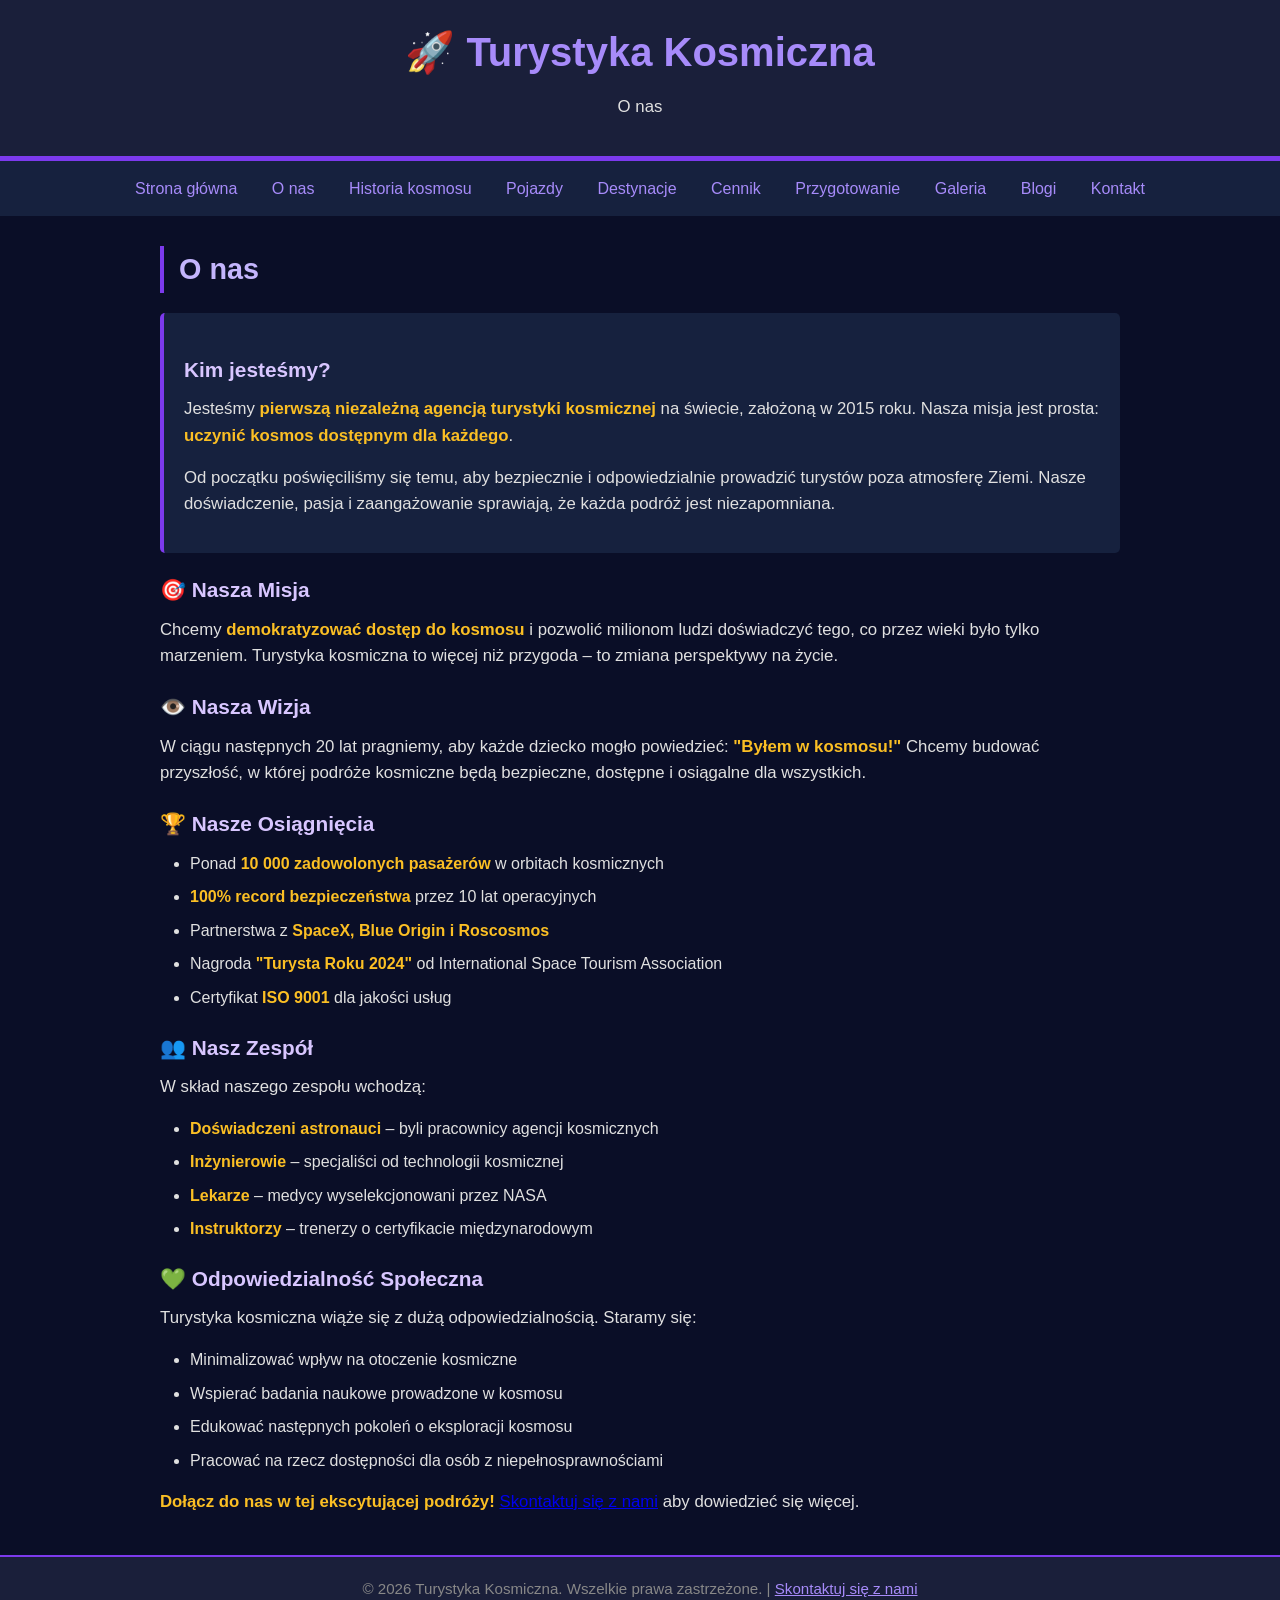
<file: html/projekt html Ostap Murawskyi 1p/turystyka-kosmiczna/o-nas.html>
<!DOCTYPE html>
<html lang="pl">
<head>
    <meta charset="UTF-8">
    <meta name="viewport" content="width=device-width, initial-scale=1.0">
    <title>O nas - Turystyka Kosmiczna</title>
    <link rel="stylesheet" href="style.css">
</head>
<body>
    <header>
        <h1>🚀 Turystyka Kosmiczna</h1>
        <p>O nas</p>
    </header>

    <nav>
        <a href="index.html">Strona główna</a>
        <a href="o-nas.html">O nas</a>
        <a href="historia-kosmosu.html">Historia kosmosu</a>
        <a href="pojazdy.html">Pojazdy</a>
        <a href="destynacje.html">Destynacje</a>
        <a href="cennik.html">Cennik</a>
        <a href="przygotowanie.html">Przygotowanie</a>
        <a href="galeria.html">Galeria</a>
        <a href="blogi.html">Blogi</a>
        <a href="kontakt.html">Kontakt</a>
    </nav>

    <main>
        <h2>O nas</h2>
        
        <div class="container">
            <h3>Kim jesteśmy?</h3>
            <p>Jesteśmy <strong>pierwszą niezależną agencją turystyki kosmicznej</strong> na świecie, założoną w 2015 roku. Nasza misja jest prosta: <strong>uczynić kosmos dostępnym dla każdego</strong>.</p>
            
            <p>Od początku poświęciliśmy się temu, aby bezpiecznie i odpowiedzialnie prowadzić turystów poza atmosferę Ziemi. Nasze doświadczenie, pasja i zaangażowanie sprawiają, że każda podróż jest niezapomniana.</p>
        </div>

        <h3>🎯 Nasza Misja</h3>
        <p>Chcemy <strong>demokratyzować dostęp do kosmosu</strong> i pozwolić milionom ludzi doświadczyć tego, co przez wieki było tylko marzeniem. Turystyka kosmiczna to więcej niż przygoda – to zmiana perspektywy na życie.</p>

        <h3>👁️ Nasza Wizja</h3>
        <p>W ciągu następnych 20 lat pragniemy, aby każde dziecko mogło powiedzieć: <strong>"Byłem w kosmosu!"</strong> Chcemy budować przyszłość, w której podróże kosmiczne będą bezpieczne, dostępne i osiągalne dla wszystkich.</p>

        <h3>🏆 Nasze Osiągnięcia</h3>
        <ul>
            <li>Ponad <strong>10 000 zadowolonych pasażerów</strong> w orbitach kosmicznych</li>
            <li><strong>100% record bezpieczeństwa</strong> przez 10 lat operacyjnych</li>
            <li>Partnerstwa z <strong>SpaceX, Blue Origin i Roscosmos</strong></li>
            <li>Nagroda <strong>"Turysta Roku 2024"</strong> od International Space Tourism Association</li>
            <li>Certyfikat <strong>ISO 9001</strong> dla jakości usług</li>
        </ul>

        <h3>👥 Nasz Zespół</h3>
        <p>W skład naszego zespołu wchodzą:</p>
        <ul>
            <li><strong>Doświadczeni astronauci</strong> – byli pracownicy agencji kosmicznych</li>
            <li><strong>Inżynierowie</strong> – specjaliści od technologii kosmicznej</li>
            <li><strong>Lekarze</strong> – medycy wyselekcjonowani przez NASA</li>
            <li><strong>Instruktorzy</strong> – trenerzy o certyfikacie międzynarodowym</li>
        </ul>

        <h3>💚 Odpowiedzialność Społeczna</h3>
        <p>Turystyka kosmiczna wiąże się z dużą odpowiedzialnością. Staramy się:</p>
        <ul>
            <li>Minimalizować wpływ na otoczenie kosmiczne</li>
            <li>Wspierać badania naukowe prowadzone w kosmosu</li>
            <li>Edukować następnych pokoleń o eksploracji kosmosu</li>
            <li>Pracować na rzecz dostępności dla osób z niepełnosprawnościami</li>
        </ul>

        <p><strong>Dołącz do nas w tej ekscytującej podróży!</strong> <a href="kontakt.html">Skontaktuj się z nami</a> aby dowiedzieć się więcej.</p>
    </main>

    <footer>
        <p>&copy; 2026 Turystyka Kosmiczna. Wszelkie prawa zastrzeżone. | <a href="kontakt.html" style="color: #a78bfa;">Skontaktuj się z nami</a></p>
    </footer>
</body>
</html>
</file>
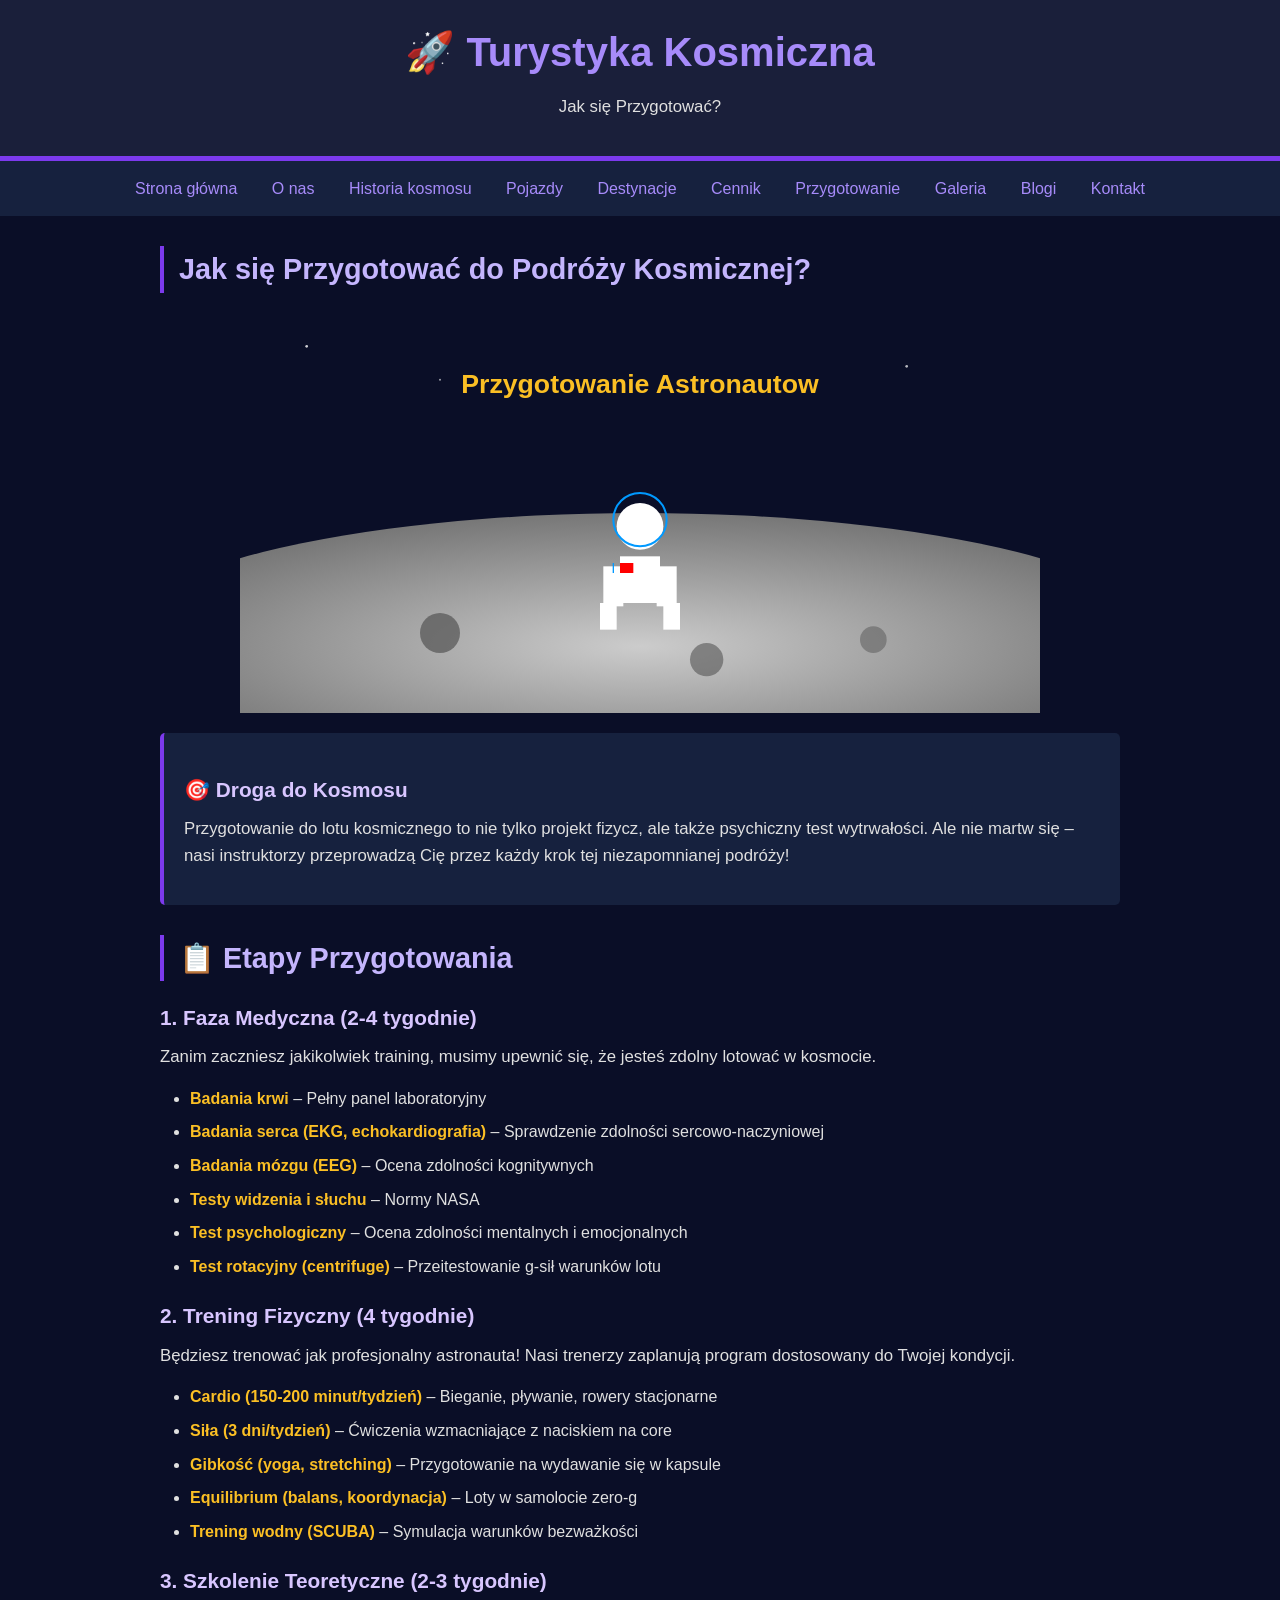
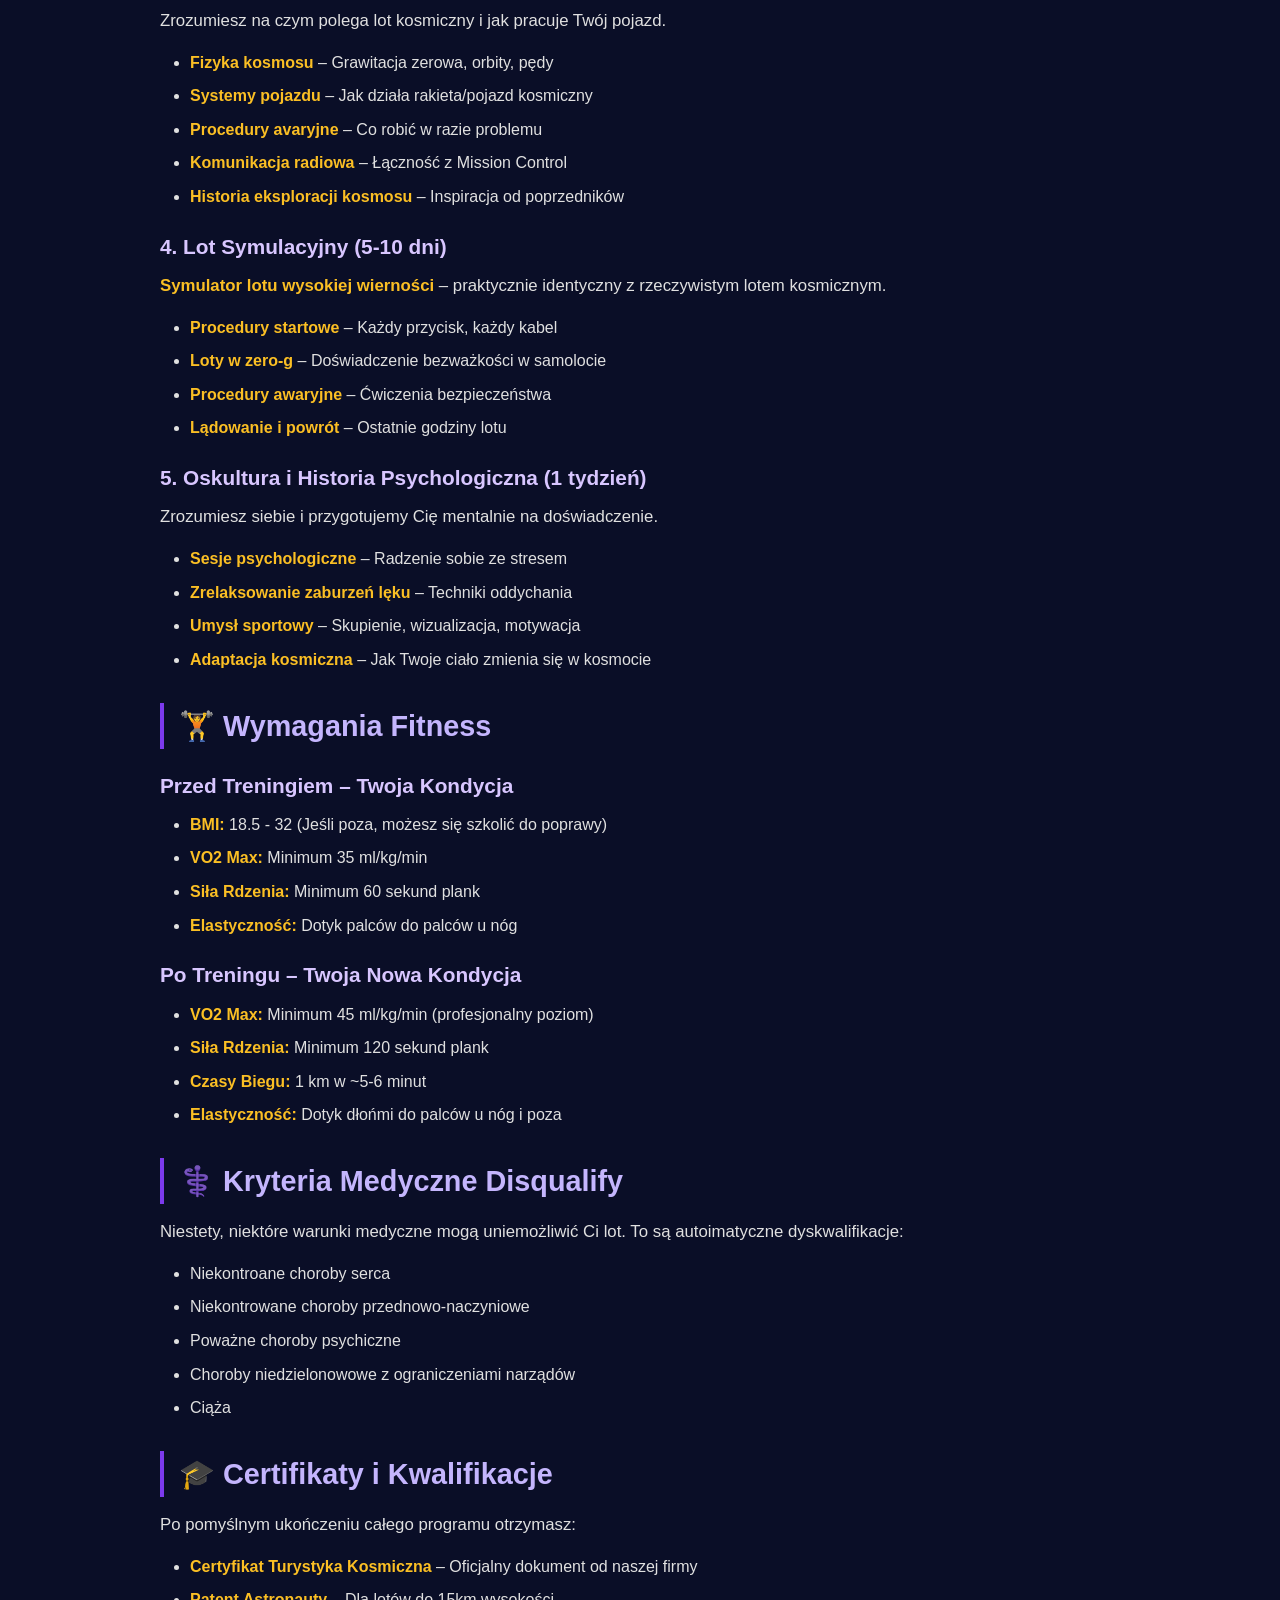
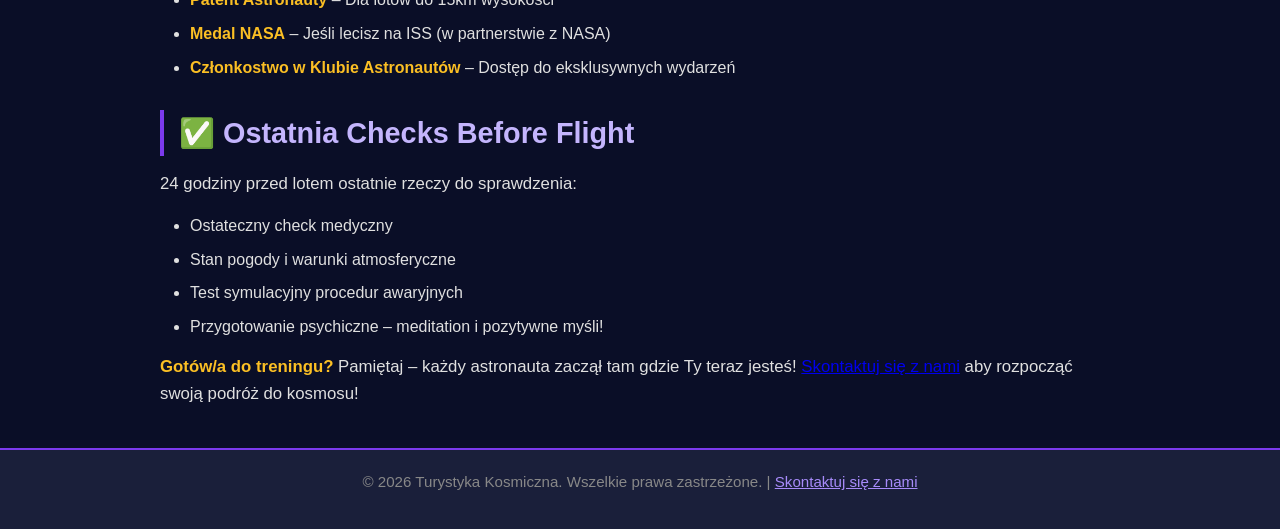
<file: html/projekt html Ostap Murawskyi 1p/turystyka-kosmiczna/przygotowanie.html>
<!DOCTYPE html>
<html lang="pl">
<head>
    <meta charset="UTF-8">
    <meta name="viewport" content="width=device-width, initial-scale=1.0">
    <title>Przygotowanie - Turystyka Kosmiczna</title>
    <link rel="stylesheet" href="style.css">
</head>
<body>
    <header>
        <h1>🚀 Turystyka Kosmiczna</h1>
        <p>Jak się Przygotować?</p>
    </header>

    <nav>
        <a href="index.html">Strona główna</a>
        <a href="o-nas.html">O nas</a>
        <a href="historia-kosmosu.html">Historia kosmosu</a>
        <a href="pojazdy.html">Pojazdy</a>
        <a href="destynacje.html">Destynacje</a>
        <a href="cennik.html">Cennik</a>
        <a href="przygotowanie.html">Przygotowanie</a>
        <a href="galeria.html">Galeria</a>
        <a href="blogi.html">Blogi</a>
        <a href="kontakt.html">Kontakt</a>
    </nav>

    <main>
        <h2>Jak się Przygotować do Podróży Kosmicznej?</h2>
        <svg viewBox="0 0 1200 600" xmlns="http://www.w3.org/2000/svg" style="width: 100%; height: auto; max-width: 800px; margin: 20px auto; display: block;">
            <defs>
                <radialGradient id="moonSurface" cx="50%" cy="50%" r="60%">
                    <stop offset="0%" style="stop-color:#cccccc;stop-opacity:1" />
                    <stop offset="100%" style="stop-color:#666666;stop-opacity:1" />
                </radialGradient>
            </defs>
            <rect width="1200" height="600" fill="#0a0e27"/>
            <circle cx="100" cy="50" r="2" fill="white" opacity="0.8"/>
            <circle cx="300" cy="100" r="1.5" fill="white" opacity="0.6"/>
            <circle cx="1000" cy="80" r="2" fill="white" opacity="0.7"/>
            <circle cx="1100" cy="500" r="1" fill="white" opacity="0.5"/>
            <ellipse cx="600" cy="500" rx="800" ry="200" fill="url(#moonSurface)"/>
            <circle cx="300" cy="480" r="30" fill="#555555" opacity="0.7"/>
            <circle cx="700" cy="520" r="25" fill="#555555" opacity="0.6"/>
            <circle cx="950" cy="490" r="20" fill="#555555" opacity="0.5"/>
            <circle cx="600" cy="320" r="35" fill="#ffffff"/>
            <rect x="570" y="365" width="60" height="70" fill="#ffffff"/>
            <rect x="545" y="380" width="30" height="60" fill="#ffffff"/>
            <rect x="625" y="380" width="30" height="60" fill="#ffffff"/>
            <rect x="540" y="435" width="25" height="40" fill="#ffffff"/>
            <rect x="635" y="435" width="25" height="40" fill="#ffffff"/>
            <circle cx="600" cy="310" r="40" fill="none" stroke="#0099ff" stroke-width="3"/>
            <rect x="570" y="375" width="20" height="15" fill="#ff0000"/>
            <line x1="560" y1="375" x2="560" y2="390" stroke="#0099ff" stroke-width="2"/>
            <text x="600" y="120" font-size="40" fill="#fbbf24" text-anchor="middle" font-weight="bold">Przygotowanie Astronautow</text>
        </svg>

        <div class="container">
            <h3>🎯 Droga do Kosmosu</h3>
            <p>Przygotowanie do lotu kosmicznego to nie tylko projekt fizycz, ale także psychiczny test wytrwałości. Ale nie martw się – nasi instruktorzy przeprowadzą Cię przez każdy krok tej niezapomnianej podróży!</p>
        </div>

        <h2>📋 Etapy Przygotowania</h2>

        <h3>1. Faza Medyczna (2-4 tygodnie)</h3>
        <p>Zanim zaczniesz jakikolwiek training, musimy upewnić się, że jesteś zdolny lotować w kosmocie.</p>
        <ul>
            <li><strong>Badania krwi</strong> – Pełny panel laboratoryjny</li>
            <li><strong>Badania serca (EKG, echokardiografia)</strong> – Sprawdzenie zdolności sercowo-naczyniowej</li>
            <li><strong>Badania mózgu (EEG)</strong> – Ocena zdolności kognitywnych</li>
            <li><strong>Testy widzenia i słuchu</strong> – Normy NASA</li>
            <li><strong>Test psychologiczny</strong> – Ocena zdolności mentalnych i emocjonalnych</li>
            <li><strong>Test rotacyjny (centrifuge)</strong> – Przeitestowanie g-sił warunków lotu</li>
        </ul>

        <h3>2. Trening Fizyczny (4 tygodnie)</h3>
        <p>Będziesz trenować jak profesjonalny astronauta! Nasi trenerzy zaplanują program dostosowany do Twojej kondycji.</p>
        <ul>
            <li><strong>Cardio (150-200 minut/tydzień)</strong> – Bieganie, pływanie, rowery stacjonarne</li>
            <li><strong>Siła (3 dni/tydzień)</strong> – Ćwiczenia wzmacniające z naciskiem na core</li>
            <li><strong>Gibkość (yoga, stretching)</strong> – Przygotowanie na wydawanie się w kapsule</li>
            <li><strong>Equilibrium (balans, koordynacja)</strong> – Loty w samolocie zero-g</li>
            <li><strong>Trening wodny (SCUBA)</strong> – Symulacja warunków bezważkości</li>
        </ul>

        <h3>3. Szkolenie Teoretyczne (2-3 tygodnie)</h3>
        <p>Zrozumiesz na czym polega lot kosmiczny i jak pracuje Twój pojazd.</p>
        <ul>
            <li><strong>Fizyka kosmosu</strong> – Grawitacja zerowa, orbity, pędy</li>
            <li><strong>Systemy pojazdu</strong> – Jak działa rakieta/pojazd kosmiczny</li>
            <li><strong>Procedury avaryjne</strong> – Co robić w razie problemu</li>
            <li><strong>Komunikacja radiowa</strong> – Łączność z Mission Control</li>
            <li><strong>Historia eksploracji kosmosu</strong> – Inspiracja od poprzedników</li>
        </ul>

        <h3>4. Lot Symulacyjny (5-10 dni)</h3>
        <p><strong>Symulator lotu wysokiej wierności</strong> – praktycznie identyczny z rzeczywistym lotem kosmicznym.</p>
        <ul>
            <li><strong>Procedury startowe</strong> – Każdy przycisk, każdy kabel</li>
            <li><strong>Loty w zero-g</strong> – Doświadczenie bezważkości w samolocie</li>
            <li><strong>Procedury awaryjne</strong> – Ćwiczenia bezpieczeństwa</li>
            <li><strong>Lądowanie i powrót</strong> – Ostatnie godziny lotu</li>
        </ul>

        <h3>5. Oskultura i Historia Psychologiczna (1 tydzień)</h3>
        <p>Zrozumiesz siebie i przygotujemy Cię mentalnie na doświadczenie.</p>
        <ul>
            <li><strong>Sesje psychologiczne</strong> – Radzenie sobie ze stresem</li>
            <li><strong>Zrelaksowanie zaburzeń lęku</strong> – Techniki oddychania</li>
            <li><strong>Umysł sportowy</strong> – Skupienie, wizualizacja, motywacja</li>
            <li><strong>Adaptacja kosmiczna</strong> – Jak Twoje ciało zmienia się w kosmocie</li>
        </ul>

        <h2>🏋️ Wymagania Fitness</h2>

        <h3>Przed Treningiem – Twoja Kondycja</h3>
        <ul>
            <li><strong>BMI:</strong> 18.5 - 32 (Jeśli poza, możesz się szkolić do poprawy)</li>
            <li><strong>VO2 Max:</strong> Minimum 35 ml/kg/min</li>
            <li><strong>Siła Rdzenia:</strong> Minimum 60 sekund plank</li>
            <li><strong>Elastyczność:</strong> Dotyk palców do palców u nóg</li>
        </ul>

        <h3>Po Treningu – Twoja Nowa Kondycja</h3>
        <ul>
            <li><strong>VO2 Max:</strong> Minimum 45 ml/kg/min (profesjonalny poziom)</li>
            <li><strong>Siła Rdzenia:</strong> Minimum 120 sekund plank</li>
            <li><strong>Czasy Biegu:</strong> 1 km w ~5-6 minut</li>
            <li><strong>Elastyczność:</strong> Dotyk dłońmi do palców u nóg i poza</li>
        </ul>

        <h2>⚕️ Kryteria Medyczne Disqualify</h2>
        <p>Niestety, niektóre warunki medyczne mogą uniemożliwić Ci lot. To są autoimatyczne dyskwalifikacje:</p>
        <ul>
            <li>Niekontroane choroby serca</li>
            <li>Niekontrowane choroby przednowo-naczyniowe</li>
            <li>Poważne choroby psychiczne</li>
            <li>Choroby niedzielonowowe z ograniczeniami narządów</li>
            <li>Ciąża</li>
        </ul>

        <h2>🎓 Certifikaty i Kwalifikacje</h2>

        <p>Po pomyślnym ukończeniu całego programu otrzymasz:</p>
        <ul>
            <li><strong>Certyfikat Turystyka Kosmiczna</strong> – Oficjalny dokument od naszej firmy</li>
            <li><strong>Patent Astronauty</strong> – Dla lotów do 15km wysokości</li>
            <li><strong>Medal NASA</strong> – Jeśli lecisz na ISS (w partnerstwie z NASA)</li>
            <li><strong>Członkostwo w Klubie Astronautów</strong> – Dostęp do eksklusywnych wydarzeń</li>
        </ul>

        <h2>✅ Ostatnia Checks Before Flight</h2>

        <p>24 godziny przed lotem ostatnie rzeczy do sprawdzenia:</p>
        <ul>
            <li>Ostateczny check medyczny</li>
            <li>Stan pogody i warunki atmosferyczne</li>
            <li>Test symulacyjny procedur awaryjnych</li>
            <li>Przygotowanie psychiczne – meditation i pozytywne myśli!</li>
        </ul>

        <p><strong>Gotów/a do treningu?</strong> Pamiętaj – każdy astronauta zaczął tam gdzie Ty teraz jesteś! <a href="kontakt.html">Skontaktuj się z nami</a> aby rozpocząć swoją podróż do kosmosu!</p>
    </main>

    <footer>
        <p>&copy; 2026 Turystyka Kosmiczna. Wszelkie prawa zastrzeżone. | <a href="kontakt.html" style="color: #a78bfa;">Skontaktuj się z nami</a></p>
    </footer>
</body>
</html>
</file>
<file: html/projekt html Ostap Murawskyi 1p/turystyka-kosmiczna/style.css>
/* Turystyka Kosmiczna - Style */

* {
    margin: 0;
    padding: 0;
    box-sizing: border-box;
}

body {
    background-color: #0a0e27;
    color: #e0e0e0;
    font-family: 'Arial', sans-serif;
    line-height: 1.6;
}

header {
    background-color: #1a1f3a;
    border-bottom: 3px solid #7c3aed;
    padding: 20px 0;
    text-align: center;
    box-shadow: 0 2px 10px rgba(124, 58, 237, 0.3);
}

h1 {
    color: #a78bfa;
    font-size: 2.5em;
    margin-bottom: 10px;
}

h2 {
    color: #c4b5fd;
    font-size: 1.8em;
    margin-top: 30px;
    margin-bottom: 15px;
    border-left: 4px solid #7c3aed;
    padding-left: 15px;
}

h3 {
    color: #d8c6ff;
    font-size: 1.3em;
    margin-top: 20px;
    margin-bottom: 10px;
}

nav {
    background-color: #16213e;
    padding: 15px;
    text-align: center;
    border-top: 2px solid #7c3aed;
}

nav a {
    color: #a78bfa;
    text-decoration: none;
    margin: 0 15px;
    font-size: 1em;
    transition: color 0.3s;
}

nav a:hover {
    color: #fbbf24;
    text-decoration: underline;
}

main {
    max-width: 1000px;
    margin: 30px auto;
    padding: 0 20px;
}

p {
    margin-bottom: 15px;
    font-size: 1.05em;
}

ul, ol {
    margin-left: 30px;
    margin-bottom: 15px;
}

li {
    margin-bottom: 8px;
}

strong {
    color: #fbbf24;
}

table {
    width: 100%;
    border-collapse: collapse;
    margin: 20px 0;
    background-color: #1a1f3a;
    border: 2px solid #7c3aed;
}

th {
    background-color: #7c3aed;
    color: #ffffff;
    padding: 15px;
    text-align: left;
    font-weight: bold;
}

td {
    padding: 12px 15px;
    border-bottom: 1px solid #3d2f6f;
}

tr:hover {
    background-color: #2d2547;
}

img {
    max-width: 100%;
    height: auto;
    margin: 20px 0;
    border: 2px solid #7c3aed;
    border-radius: 5px;
}

.container {
    background-color: #16213e;
    padding: 20px;
    margin: 20px 0;
    border-radius: 5px;
    border-left: 4px solid #7c3aed;
}

footer {
    background-color: #1a1f3a;
    text-align: center;
    padding: 20px;
    margin-top: 40px;
    border-top: 2px solid #7c3aed;
    color: #888;
    font-size: 0.9em;
}

form {
    background-color: #1a1f3a;
    padding: 20px;
    border-radius: 5px;
    margin: 20px 0;
}

input, textarea {
    width: 100%;
    padding: 10px;
    margin-bottom: 15px;
    background-color: #0a0e27;
    color: #e0e0e0;
    border: 1px solid #7c3aed;
    border-radius: 3px;
    font-size: 1em;
}

button {
    background-color: #7c3aed;
    color: white;
    padding: 12px 30px;
    border: none;
    border-radius: 3px;
    cursor: pointer;
    font-size: 1em;
    transition: background-color 0.3s;
}

button:hover {
    background-color: #a78bfa;
}
</file>
